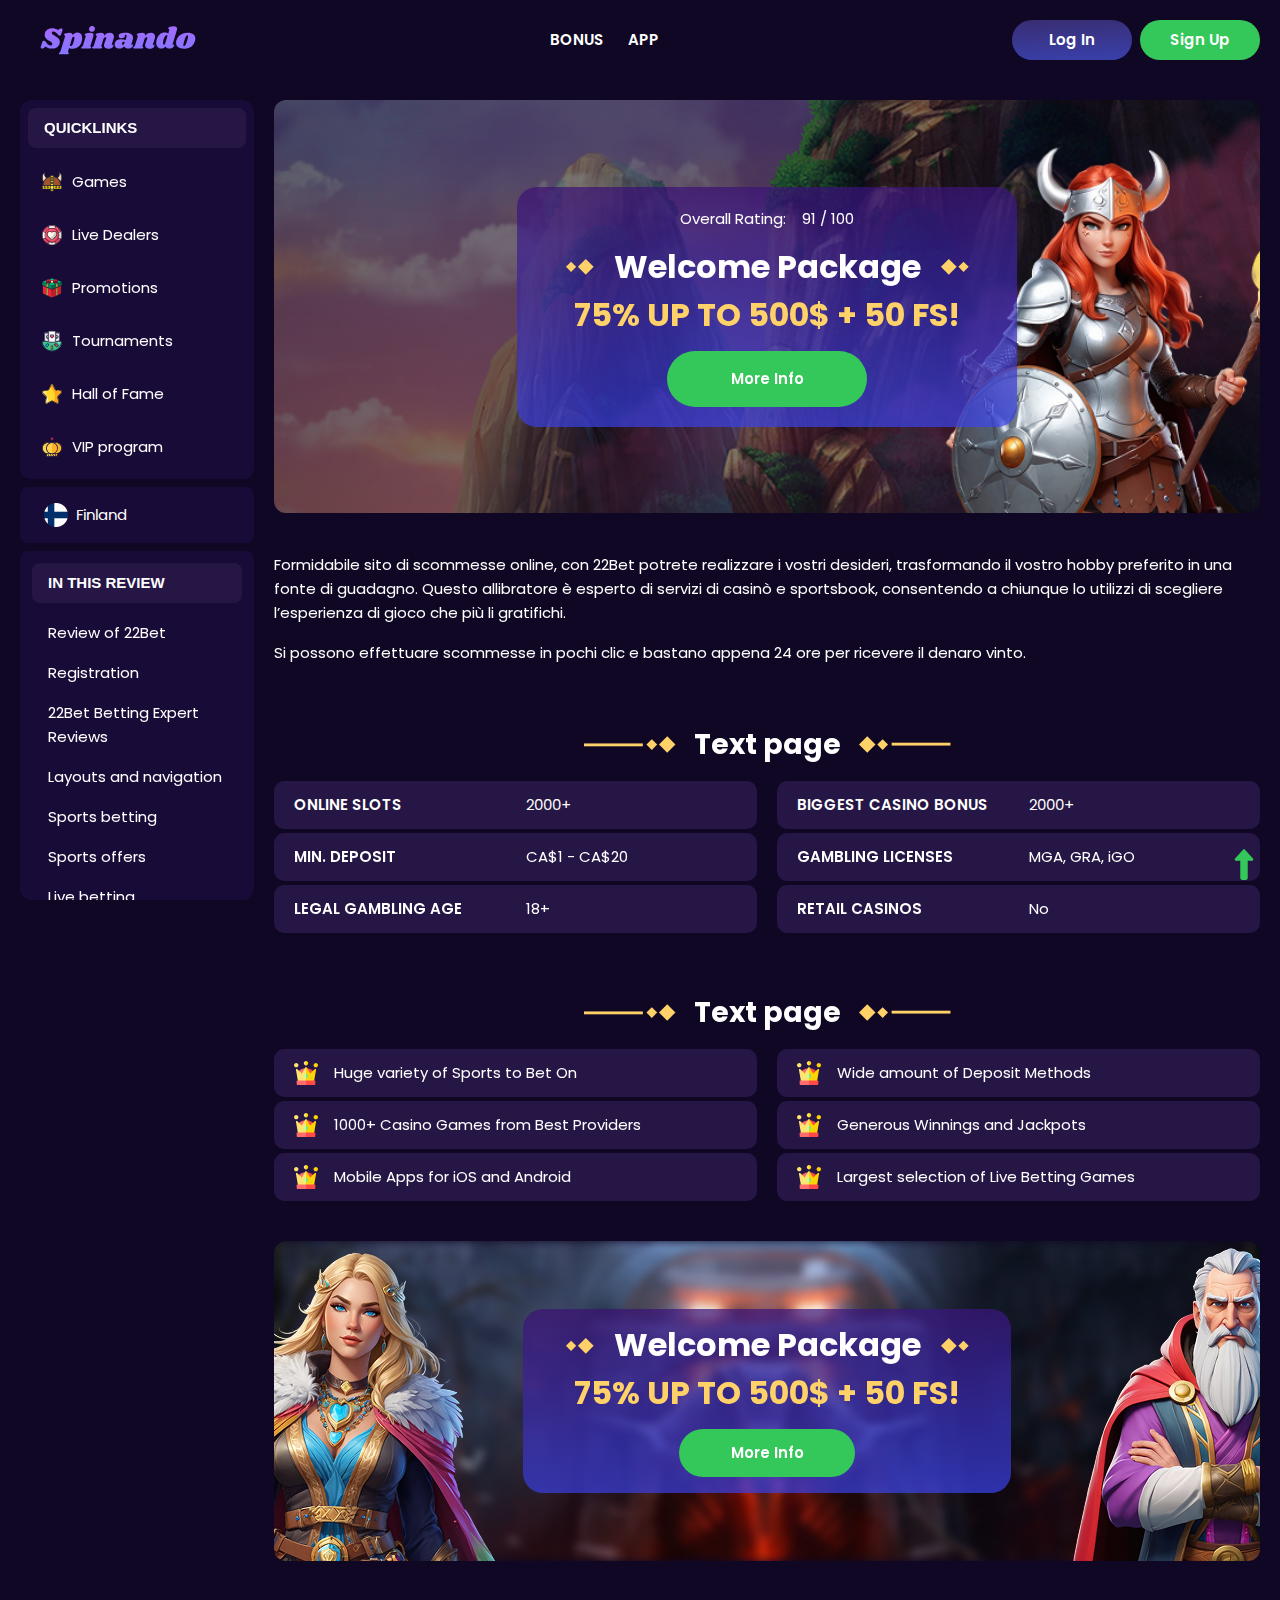
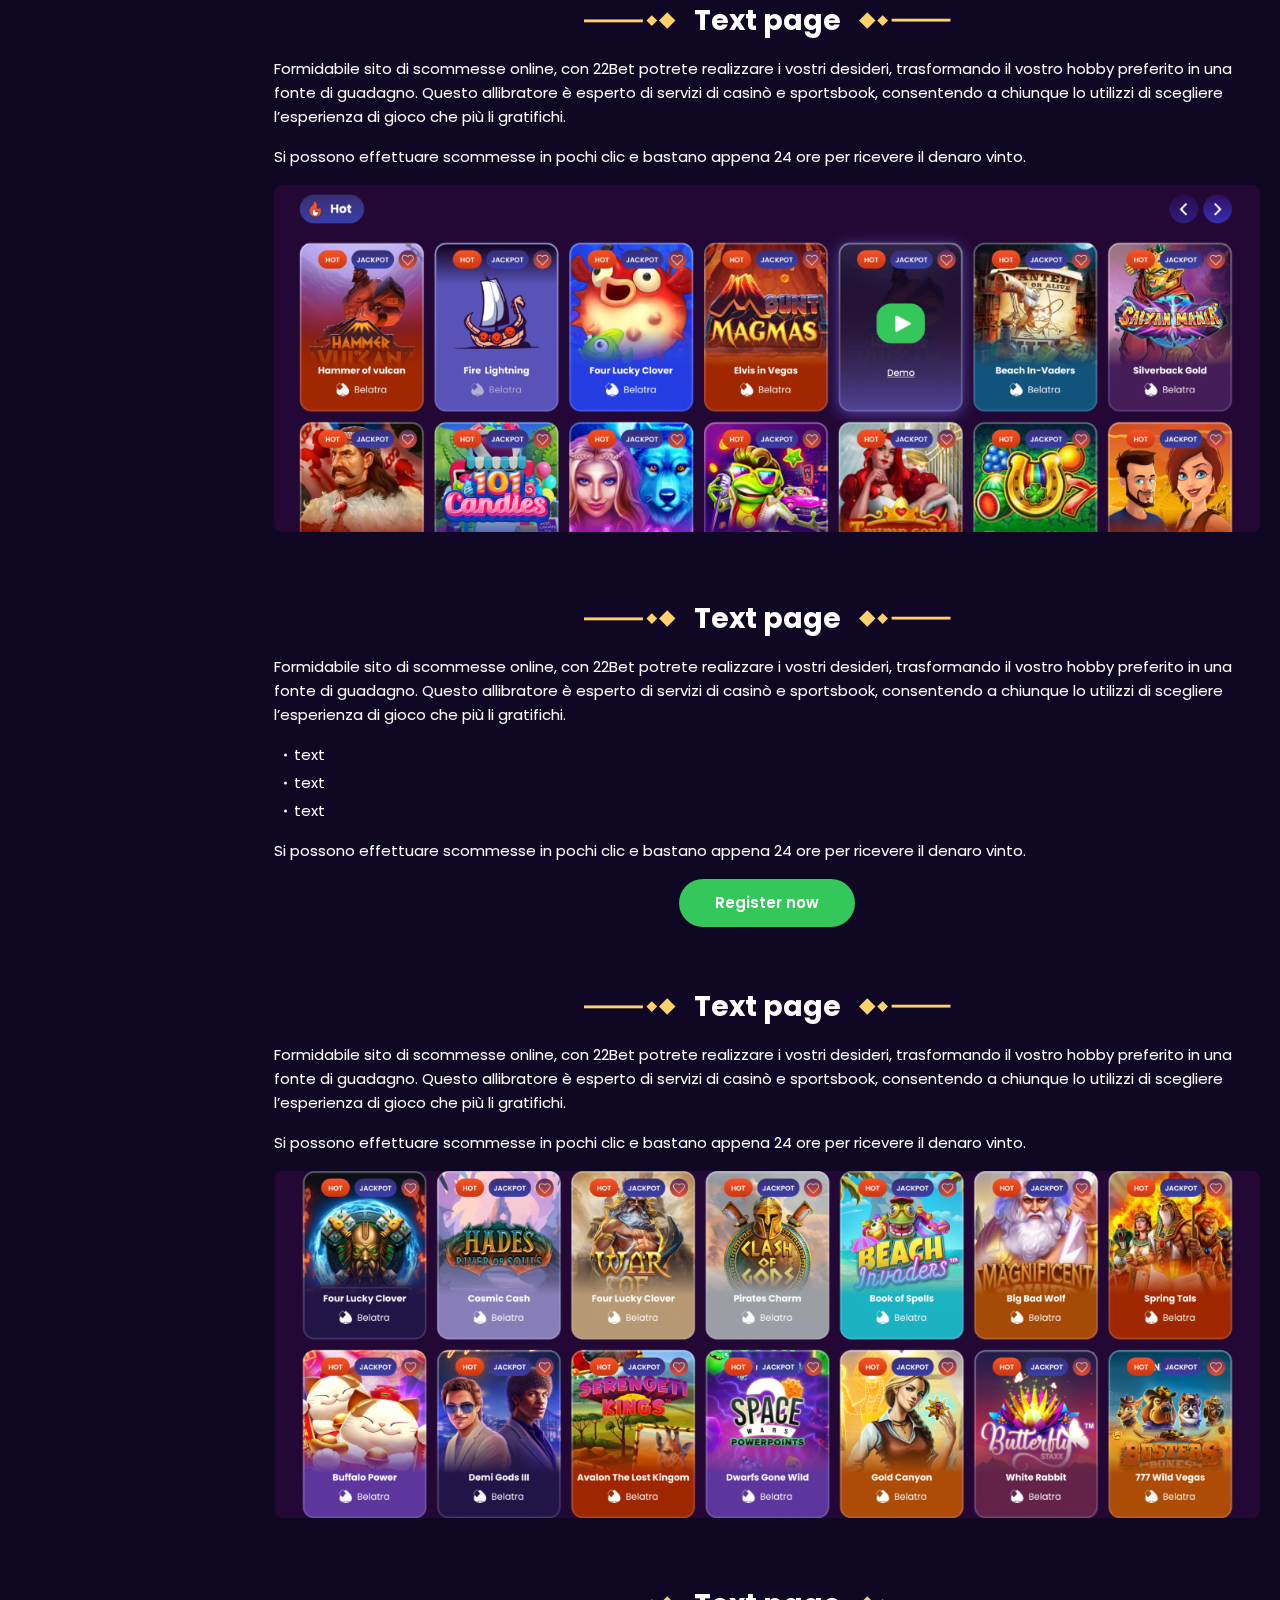
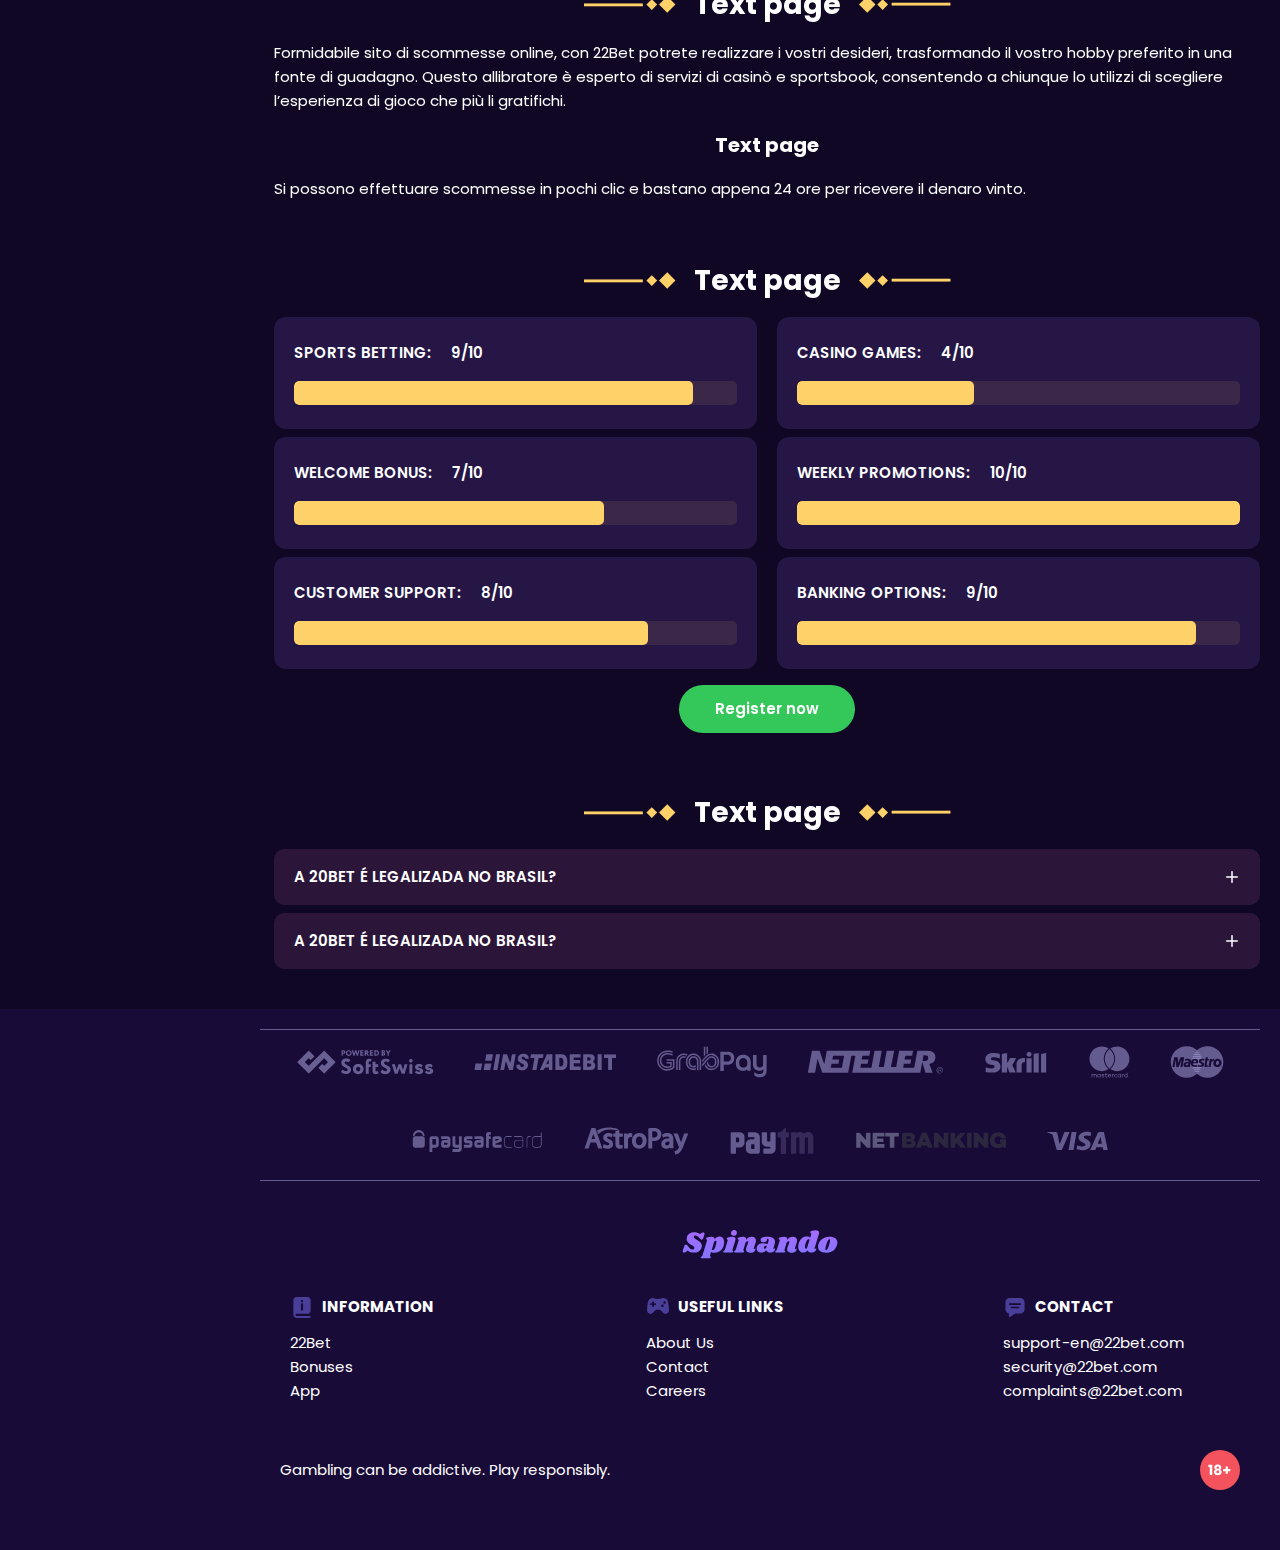
<file: index.html>
<!DOCTYPE html>
<html lang="fi">
  <head>
    <meta charset="UTF-8" />
    <meta name="viewport" content="width=device-width, initial-scale=1.0" />
    <title>Welcome Package</title>
    <meta
      name="description"
      content=""
    />
    <meta property="og:site_name" content="Slotsgem Casino" />
    <meta
      property="og:title"
      content="Welcome Package"
    />
    <meta property="og:type" content="website" />
    <meta property="og:url" content="http://spinando-fi.com/" />
    <meta property="og:image" content />
    <meta property="og:image:alt" content />
    <meta property="og:locale" content="fi" />
    <meta
      property="og:description"
      content=""
    />
    <link rel="preconnect" href="https://fonts.googleapis.com" />
    <link rel="preconnect" href="https://fonts.gstatic.com" crossorigin />
    <link
      href="https://fonts.googleapis.com/css2?family=Poppins:wght@400;500;600;700;900&family=Roboto&family=Roboto+Condensed:ital,wght@0,100..900;1,100..900&display=swap"
      rel="stylesheet"
    />
    <link rel="stylesheet" href="./css/reset.css" />
    <link rel="stylesheet" href="./css/main.css" />
    <link rel="stylesheet" href="./css/media.css" />
    <link rel="icon" href="./images/favicon.ico" type="image/x-icon" />
    
     <script src="https://code.jquery.com/jquery-3.6.1.min.js" integrity="sha256-o88AwQnZB+VDvE9tvIXrMQaPlFFSUTR+nldQm1LuPXQ=" crossorigin="anonymous"></script>
  </head>
  <body>
    <header class="header">
      <section class="content header__content">
        <a href="./index.html" class="logo header__logo"
          ><img src="./images/logo.svg" alt="logo" title=""
        /></a>
        <button class="header__btn-menu">
          <svg
            width="16px"
            height="16px"
            viewBox="0 0 16 16"
            xmlns="http://www.w3.org/2000/svg"
          >
            <rect y="0" width="16" height="3" rx="1.5"></rect>
            <rect y="6.5" width="16" height="3" rx="1.5"></rect>
            <rect y="13" width="16" height="3" rx="1.5"></rect>
          </svg>
        </button>
        <nav class="menu header__menu">
          <ul class="header__menu-list">
            <li><a href="./bonus.html">Bonus</a></li>
            <li><a href="./app.html">App</a></li>
          </ul>
          <div class="header__btn">
            <a
              href="#"
              class="header__button header__button-login header__btn-login"
              >Log in
            </a>
            <a
              href="#"
              class="header__button header__button-signin header__btn-signin"
              >Sign Up</a
            >
          </div>
          <a class="sidebar__country sidebar__country-menu " href="#">
            <span><img src="./images/flag.png" alt="Sweden Flag" title /></span>
            <span>Finland</span>
          </a>
        </nav>
      
        <a href="#" class="header__button header__button-login">Log in </a>
        <a href="#" class="header__button header__button-signin">Sign Up</a>
        
      </section>
    </header>
 <main class="main">
        <aside class="sidebar-wrapper">
            <section class="content sidebar">
              <nav class="menu sidebar__menu">
                <button class="sidebar__nav-button">
                  Quicklinks
                </button>
                <ul>
                  <li >
                    <a href="#" ><img class="icon-default" src="./images/sidebar/games.svg" alt=" Games"  title/>
                      Games</a>
                    
                  </li>
                  <li >
                    <a href="#" ><img class="icon-default" src="./images/sidebar/live.svg" alt="Live Dealers"  title/>
                      
                     Live Dealers</a>
                  </li>
                  <li >
                    <a href="#" > <img class="icon-default" src="./images/sidebar/promotions.svg"  alt="Promotions"  title/>
                      
                      <span>Promotions</span></a>
                  </li> 
                  <li >
                    <a href="#" > <img class="icon-default" src="./images/sidebar/tournaments.svg"  alt="Promotions"  title/>
                      
                      <span>Tournaments</span></a>
                  </li>    
                 
                  <li >
                    <a href="#" ><img class="icon-default" src="./images/sidebar/hall.svg" alt="Hall of Fame" title>
                     
                      Hall of Fame</a>
                  </li>
                  <li >
                    <a href="" ><img class="icon-default" src="./images/sidebar/vip.svg" alt="vip" title/>
                      VIP program</a>
                  </li>
                  
                </ul>

          
              </nav>
              <a class="sidebar__country" href="#">
                <span><img src="./images/flag.png" alt=" Flag" title /></span>
                <span>Finland</span>
              </a>
              <div class="sidebar__navigation">
                <button class="sidebar__links-button">
                  In this review
                </button>
                <div class="sidebar__links">
                  <ul class="sidebar__links-list">
                      <li ><a  href="#" title>Review of 22Bet</a></li>
                      <li ><a  href="#" title>Registration</a></li>
                      <li ><a  href="#" title>22Bet Betting Expert Reviews</a></li>
                      <li ><a  href="#" title>Layouts and navigation</a></li>
                      <li ><a  href="#" title>Sports betting</a></li>
                      <li ><a  href="#" title>Sports offers</a></li>
                      <li ><a  href="#" title>Live betting</a></li>
                      <li ><a  href="#" title>Cash out</a></li>
                      <li ><a  href="#" title>Live stream</a></li>
                  </ul>
                </div>
              </div>
            </section>
          </aside>
    
          <section class="content__wrapper">
            <section class="content hero hero__content">
              <div class="background hero__background">
                <img src="./images/main/bg-main.png" alt="hero" title />
              </div>
    
              <div class="hero__data">
                <div
                  class="hero__rating"
                  itemscope
                  itemtype="http://schema.org/Game"
                >
                  <p>Overall Rating:</p>
                  <meta itemprop="name" content="http://spinando-fi.com/" />
                  <span
                    itemprop="aggregateRating"
                    itemscope
                    itemtype="http://schema.org/AggregateRating"
                  >
                    <span itemprop="ratingValue"> 91 </span>
                    <span> / </span>
                    <span itemprop="bestRating"> 100 </span>
                    <meta itemprop="reviewCount" content="100" />
                  </span>
                </div>
                <h1 class="title general hero__title">
                  <strong>Welcome Package </strong>75% up to 500$ + 50 FS!
                </h1>
                <a href="#" class="button hero__button">More Info</a>
              </div>
            </section>
            <section class="content page-nav">
              <div class="page-nav-button sidebar__links-button">
                In this review
              </div>
              <ul class="page-nav-list sidebar__links-list">
               
                <li ><a  href="#" title>Review of 22Bet</a></li>
                <li ><a  href="#" title>Registration</a></li>
                <li ><a  href="#" title>22Bet Betting Expert Reviews</a></li>
                <li ><a  href="#" title>Layouts and navigation</a></li>
                <li ><a  href="#" title>Sports betting</a></li>
                <li ><a  href="#" title>Sports offers</a></li>
                <li ><a  href="#" title>Live betting</a></li>
                <li ><a  href="#" title>Cash out</a></li>
                <li ><a  href="#" title>Live stream</a></li>
              </ul>
            </section>
            <section class="content article ">
          
                <p >
                  Formidabile sito di scommesse online, con 22Bet potrete realizzare i
                  vostri desideri, trasformando il vostro hobby preferito in una fonte
                  di guadagno. Questo allibratore è esperto di servizi di casinò e
                  sportsbook, consentendo a chiunque lo utilizzi di scegliere
                  l’esperienza di gioco che più li gratifichi.
                </p>
            
                <p >
                  Si possono effettuare scommesse in pochi clic e bastano appena 24 ore
                  per ricevere il denaro vinto.
                </p>
              </section>
              <section class="content about">
                <h2 class="title high about__title">Text page</h2>
                <table class="about__table">
                  <tbody class="about__group">
                    
                      <tr>
                      <td>Online slots</td>
                      <td>2000+</td>
                     </tr>
                     
                     <tr>
                      <td>Min. deposit</td>
                      <td>CA$1 - CA$20</td>
                     </tr>
                     <tr>
                      <td>Legal gambling age</td>
                      <td>18+</td>
                    </tr>
                    </div>
                  </tbody>
                  <tbody class="about__group">
                       
                      <tr>
                        <td>Biggest casino bonus</td>
                        <td>2000+</td>
                       </tr>
                      <tr>
                        <td>Gambling licenses</td>
                        <td>MGA, GRA, iGO</td>
                      </tr>
                      <tr>
                        <td>Retail casinos</td>
                        <td>No</td>
                      </tr>
                    </div>
                  </tbody>
                </table>
              </section>  
              <section class="content features">
                <h2 class="title high features__title">Text page </h2>
                  <div class="features__list">
                    <div class="features__info">
                    <ul >
                      <li class="features__item">
                              Huge variety of Sports to Bet On
                      </li>
                      <li>
                        1000+ Casino Games from Best Providers
                      </li>
                      <li>
                        Mobile Apps for iOS and Android
                      </li>
                    </ul>
                    </div>
                   <div class="features__info">
                    <ul >
                      <li>
                        Wide amount of Deposit Methods
                      </li>
                      <li>
                        Generous Winnings and Jackpots
                      </li>
                      <li>
                       Largest selection of Live Betting Games
                      </li>
                    </ul>
                   </div>
                  </div>
              </section> 
             
            
              <section class="content banner">
                <div class="background banner__background">
                  
                  <img src="./images/main/banner-main.png" alt="banner" title />
                  
                </div>
                <div class="banner__info">
                  <h2 class="title high banner__title-main">
                    <strong>Welcome Package </strong>75% up to 500$ + 50 FS!
                  </h2>
                  <a href="#" class="button banner__button">More Info</a>
                </div>
              </section>
              
             <section class=" content article">
                <h2 class="article__title high title">Text page</h2>
                
                <p class="">
                  Formidabile sito di scommesse online, con 22Bet potrete realizzare i
                  vostri desideri, trasformando il vostro hobby preferito in una fonte
                  di guadagno. Questo allibratore è esperto di servizi di casinò e
                  sportsbook, consentendo a chiunque lo utilizzi di scegliere
                  l’esperienza di gioco che più li gratifichi.
                </p>
                
                <p >
                  Si possono effettuare scommesse in pochi clic e bastano appena 24 ore
                  per ricevere il denaro vinto.
                </p>
                <div class="images">
                  <img
                  src="./images/main/image1-main.png"
                  alt="images" title
                  class=""
                  
                />
                </div>
              </section>
              <section class=" content article ">
                <h2 class="article__title high title">Text page</h2>
                <p >
                  Formidabile sito di scommesse online, con 22Bet potrete realizzare i
                  vostri desideri, trasformando il vostro hobby preferito in una fonte
                  di guadagno. Questo allibratore è esperto di servizi di casinò e
                  sportsbook, consentendo a chiunque lo utilizzi di scegliere
                  l’esperienza di gioco che più li gratifichi.
                </p>
                <ul>
                  <li >text</li>
                  <li >text</li>
                  <li >text</li>
                </ul>
                <p >
                  Si possono effettuare scommesse in pochi clic e bastano appena 24 ore
                  per ricevere il denaro vinto.
                </p>
                
                <a href="#" class="button  article__button">Register now</a>
              </section>
              <section class=" content article">
                <h2 class="article__title high title">Text page</h2>
               
                <p class="">
                  Formidabile sito di scommesse online, con 22Bet potrete realizzare i
                  vostri desideri, trasformando il vostro hobby preferito in una fonte
                  di guadagno. Questo allibratore è esperto di servizi di casinò e
                  sportsbook, consentendo a chiunque lo utilizzi di scegliere
                  l’esperienza di gioco che più li gratifichi.
                </p>
                <p >
                  Si possono effettuare scommesse in pochi clic e bastano appena 24 ore
                  per ricevere il denaro vinto.
                </p>
                <div class="images">
                  <img
                  src="./images/main/image2-main.png"
                  alt="images" title
                  class=""
                  
                />
                </div>
              </section>
              <section class=" content article ">
                <h2 class="article__title high title">Text page</h2>
                <p >
                  Formidabile sito di scommesse online, con 22Bet potrete realizzare i
                  vostri desideri, trasformando il vostro hobby preferito in una fonte
                  di guadagno. Questo allibratore è esperto di servizi di casinò e
                  sportsbook, consentendo a chiunque lo utilizzi di scegliere
                  l’esperienza di gioco che più li gratifichi.
                </p>
                
                <h3>Text page</h3>
                
                <p >
                  Si possono effettuare scommesse in pochi clic e bastano appena 24 ore
                  per ricevere il denaro vinto.
                </p>
               
              </section>
             <section class="content ratings ">
                <h2 class="ratings__title title high">
                  Text page
                </h2>
                
                <div class="ratings__content">
                  <ul class="ratings__list">
                    <li>
                      <div  class="ratings__info">
                        <p>Sports Betting:</p>
                        <span>9/10</span>
                      </div>
                      <div class="ratings__img">
                        <span style="width: 90%" ></span>
                      </div>
      
                    </li>
                    <li>
                      <div class="ratings__info">
                        <p>Casino Games:</p>
                        <span>4/10</span>
                      </div>
                      
                      <div class="ratings__img">
                        <span style="width: 40%" ></span>
                      </div>
                    </li>
                    <li>
                      <div class="ratings__info">
                        <p>Welcome Bonus:</p>
                        <span>7/10</span>
                      </div>
                      <div class="ratings__img">
                        <span style="width: 70%" ></span>
                      </div>
      
                    </li>
                    <li>
                      <div class="ratings__info">
                        <p>Weekly Promotions:</p>
                        <span>10/10</span>
                      </div> 
                      <div class="ratings__img">
                        <span style="width: 100%" ></span>
                      </div>
      
                    </li>
                    <li>
                      <div class="ratings__info">
                        <p>Customer Support:</p>
                        <span>8/10</span>
                      </div>
                      <div class="ratings__img">
                        <span style="width: 80%" ></span>
                        
                      </div>
      
                    </li>
                    <li>
                      <div class="ratings__info">
                        <p>Banking Options:</p>
                        <span>9/10</span>
                      </div>
                      <div class="ratings__img">
                        <span style="width: 90%" ></span>
                      </div>
      
                    </li>
                  </ul>
                 
                </div>
            
              <a href="#" class="button ratings__button">Register now</a>
              </section>
               <section class="content faq ">
                <h2 class="title high faq__title ">Text page</h2>
                <ul class="faq__list " itemscope itemtype="https://schema.org/FAQPage">
                  <li class="faq__item"  itemscope itemprop="mainEntity" itemtype="https://schema.org/Question">
                    <h3 class="title medium faq__subtitle js-button-expander"  itemprop="name">A 20Bet é legalizada no Brasil?
                     </h3>
                    <div  class="faq__answer js-expand-content" itemscope  itemprop="acceptedAnswer" itemtype="https://schema.org/Answer">
                      <p  itemprop="text">
                        O pacote especial para novos usuários da 20Bet paga 100% sobre o primeiro depósito, com limite de 600 BRL.
                      </p>
                    </div>
                  </li>
                  <li class="faq__item"  itemscope itemprop="mainEntity" itemtype="https://schema.org/Question">
                    <h3 class="title medium faq__subtitle js-button-expander"  itemprop="name">A 20Bet é legalizada no Brasil?</h3>
                    <div class="faq__answer js-expand-content" itemscope  itemprop="acceptedAnswer" itemtype="https://schema.org/Answer">
                      <p  itemprop="text">
                        O pacote especial para novos usuários da 20Bet paga 100% sobre o primeiro depósito, com limite de 600 BRL.
                      </p>
                    </div>
                  </li> 
                  
                  
                </ul>
              </section> 
              <div class=""  onclick="scrollToTop()">
                <button class="main__arrow" id="scrollToTopBtn"></button>
              </div> 
          </section>
    
    </main> 
    <footer class="footer">
      <section class="content footer__content">
        <ul class="footer__cards">
          <li>
            <a href="#"><img src="./images/softswiss.svg" alt="cards" title /></a>
          </li>
          <li>
            <a href="#"><img src="./images/instadebit.svg" alt="cards" title /></a>
          </li>
          <li>
            <a href="#"
              ><img src="./images/grabpay.svg" alt="cards" title
            /></a>
          </li>
          <li>
            <a href="#"><img src="./images/neteller.svg" alt="cards" title /></a>
          </li>
          <li>
            <a href="#"><img src="./images/scrill.svg" alt="cards" title /></a>
          </li>
          <li>
            <a href="#"><img src="./images/mastercard.svg" alt="cards" title /></a>
          </li>
          <li>
            <a href="#"><img src="./images/maestro.svg" alt="cards" title /></a>
          </li>
          <li>
            <a href="#"><img src="./images/paysafecard.svg" alt="cards" title /></a>
          </li>
          <li>
            <a href="#"><img src="./images/astropay.svg" alt="cards" title /></a>
          </li>
          <li>
            <a href="#"><img src="./images/paytm.svg" alt="cards" title /></a>
          </li>
          <li>
            <a href="#"><img src="./images/netbanking.svg" alt="cards" title /></a>
          </li>
          <li>
            <a href="#"><img src="./images/visa.svg" alt="cards" title /></a>
          </li>
        </ul>
       <div class="footer__wrapper">
        <a href="./index.html" class="logo footer__logo"
        ><img src="./images/logo.svg" alt="logo" title=""
      /></a>
        <ul class="footer__menu">
          <li>
            <div>Information</div>
            <ul class="footer__info">
              <li><a href="#">22Bet
              </a></li>
              <li><a href="#">Bonuses</a></li>
              <li><a href="#">App
              </a></li>
              
            
            </ul>
          </li>
          
          <li>
            <div>Useful Links</div>
            <ul class="footer__info">
              <li><a href="#">About Us</a></li>
              <li><a href="#">Contact</a></li>
              <li><a href="#">Careers</a></li>
            </ul>
          </li>
          <li>
            <div>Contact
            </div>
            <ul class="footer__info">
              <li><a href="mailto:support-en@22bet.com" >support-en@22bet.com</a></li>
              <li><a href="mailto:security@22bet.com">security@22bet.com</a></li>
              <li><a href="mailto:complaints@22bet.com">complaints@22bet.com</a></li>
            </ul>
          </li>
        </ul>
       </div>
       
        <div class="footer__wrapp">
          
          <p>
            Gambling can be addictive. Play responsibly.
          </p>
          <img src="./images/age.svg" alt="age" title />
        </div>
      </section>
    </footer>
    <script src="./js/sidebar.js" defer></script>
    <script src="./js/arrowUp.js" defer></script>
    <script src="./js/expander.js" defer></script>
    <script src="./js/mobile-menu.js" defer></script>
  </body>
</html>
</file>
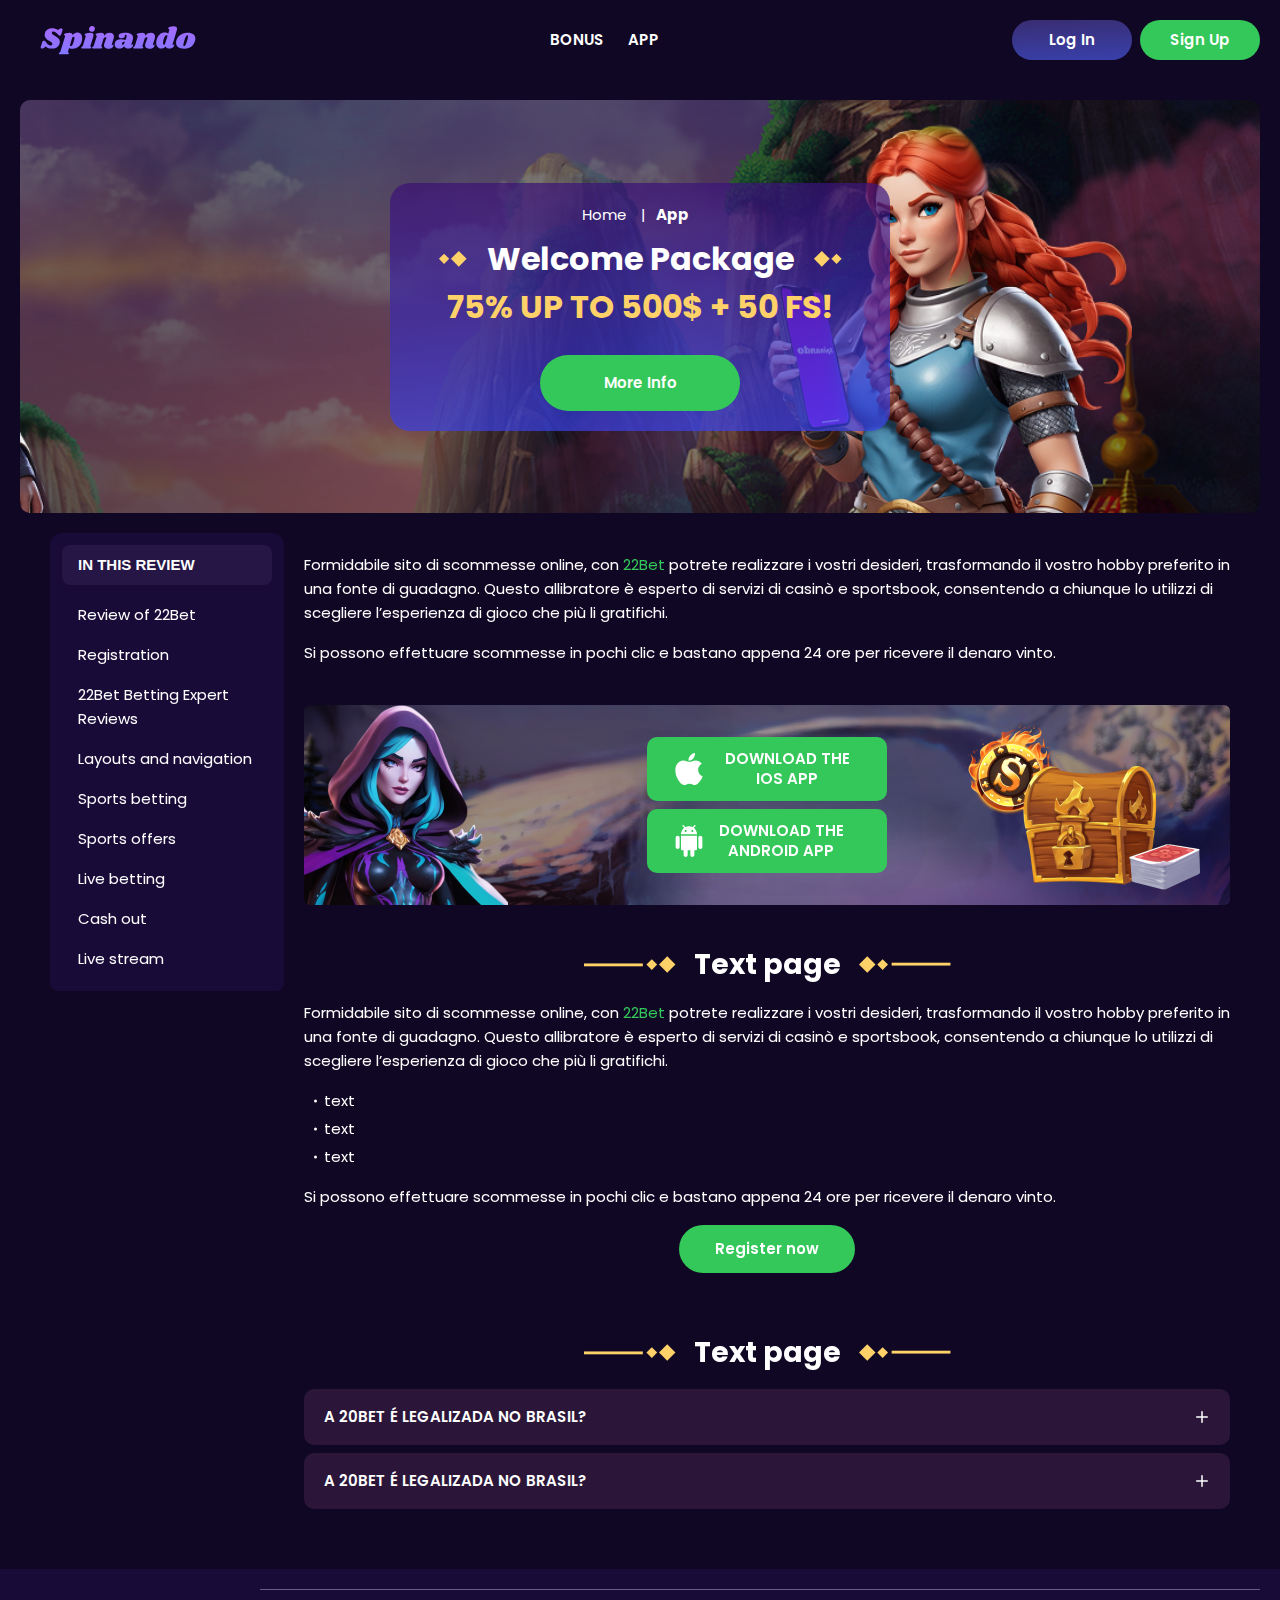
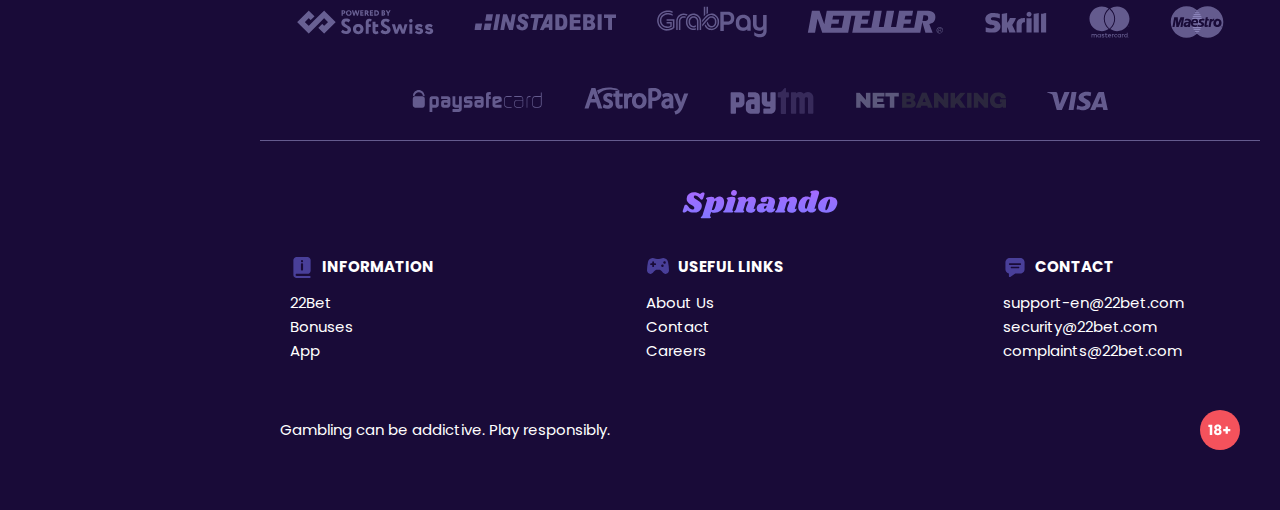
<file: app.html>
<!DOCTYPE html>
<html lang="fi">
  <head>
    <meta charset="UTF-8" />
    <meta name="viewport" content="width=device-width, initial-scale=1.0" />
    <title>Welcome Package</title>
    <meta
      name="description"
      content=""
    />
    <meta property="og:site_name" content="Slotsgem Casino" />
    <meta
      property="og:title"
      content="Welcome Package"
    />
    <meta property="og:type" content="website" />
    <meta property="og:url" content="http://spinando-fi.com/" />
    <meta property="og:image" content />
    <meta property="og:image:alt" content />
    <meta property="og:locale" content="fi" />
    <meta
      property="og:description"
      content=""
    />
    <link rel="preconnect" href="https://fonts.googleapis.com" />
    <link rel="preconnect" href="https://fonts.gstatic.com" crossorigin />
    <link
      href="https://fonts.googleapis.com/css2?family=Poppins:wght@400;500;600;700;900&family=Roboto&family=Roboto+Condensed:ital,wght@0,100..900;1,100..900&display=swap"
      rel="stylesheet"
    />
    <link rel="stylesheet" href="./css/reset.css" />
    <link rel="stylesheet" href="./css/main.css" />
    <link rel="stylesheet" href="./css/media.css" />
    <link rel="icon" href="./images/favicon.ico" type="image/x-icon" />
    <script
      src="https://code.jquery.com/jquery-3.6.1.min.js"
      integrity="sha256-o88AwQnZB+VDvE9tvIXrMQaPlFFSUTR+nldQm1LuPXQ="
      crossorigin="anonymous"
    ></script>
  </head>
  <body>
    <header class="header">
      <section class="content header__content">
        <a href="./index.html" class="logo header__logo"
          ><img src="./images/logo.svg" alt="logo" title=""
        /></a>
        <button class="header__btn-menu">
          <svg
            width="16px"
            height="16px"
            viewBox="0 0 16 16"
            xmlns="http://www.w3.org/2000/svg"
          >
            <rect y="0" width="16" height="3" rx="1.5"></rect>
            <rect y="6.5" width="16" height="3" rx="1.5"></rect>
            <rect y="13" width="16" height="3" rx="1.5"></rect>
          </svg>
        </button>
        <nav class="menu header__menu">
          <ul class="header__menu-list">
            <li><a href="./bonus.html">Bonus</a></li>
            <li><a href="./app.html">App</a></li>
          </ul>
          <div class="header__btn">
            <a
              href="#"
              class="header__button header__button-login header__btn-login"
              >Log in
            </a>
            <a
              href="#"
              class="header__button header__button-signin header__btn-signin"
              >Sign Up</a
            >
          </div>
          <a class="sidebar__country sidebar__country-menu " href="#">
            <span><img src="./images/flag.png" alt=" Flag" title /></span>
            <span>Finland</span>
          </a>
        </nav>
       
        <a href="#" class="header__button header__button-login">Log in </a>
        <a href="#" class="header__button header__button-signin">Sign Up</a>

        
      </section>
    </header>
    <main class="main main-page">
      <section class=" hero hero__app hero__page">
        <div class="background hero__background hero__background-page">
          <img src="./images/app/bg-app.png" alt="hero" title />
        </div>

        <div class="hero__data hero__data-app">
          <ul
            class="breadcrumbs"
            itemscope
            itemtype="https://schema.org/BreadcrumbList"
          >
            <li
              itemprop="itemListElement"
              itemscope
              itemtype="https://schema.org/ListItem"
            >
              <a href="#" itemprop="item">
                <span itemprop="name">Home</span></a
              >
              <meta itemprop="position" content="1" />
            </li>
            <li
              itemprop="itemListElement"
              itemscope
              itemtype="https://schema.org/ListItem"
            >
              <a href="#" itemprop="item"> <span itemprop="name">App</span></a>
              <meta itemprop="position" content="2" />
            </li>
          </ul>
          <h1 class="title general hero__title">
            <strong>Welcome Package </strong>75% up to 500$ + 50 FS!
          </h1>
          
          <a href="#" class="button hero__button hero__button-app">More Info</a>
        </div>
      </section>
      <section class="main__wrap main__wrap-page">
      <aside class="sidebar-wrapper">
        <section class="content sidebar">
         
          <div class="sidebar__navigation">
          <button class="sidebar__links-button">In this review</button>
          <div class="sidebar__links">
            <ul class="sidebar__links-list">
              <li><a href="#" title>Review of 22Bet</a></li>
              <li><a href="#" title>Registration</a></li>
              <li><a href="#" title>22Bet Betting Expert Reviews</a></li>
              <li><a href="#" title>Layouts and navigation</a></li>
              <li><a href="#" title>Sports betting</a></li>
              <li><a href="#" title>Sports offers</a></li>
              <li><a href="#" title>Live betting</a></li>
              <li><a href="#" title>Cash out</a></li>
              <li><a href="#" title>Live stream</a></li>
            </ul>
          </div>
          </div>
        </section>
      </aside>

      <section class="content__wrapper">
       
        <section class="content page-nav">
          <div class="page-nav-button sidebar__links-button">In this review</div>
          <ul class="page-nav-list sidebar__links-list">
            <li><a href="#" title>Review of 22Bet</a></li>
            <li><a href="#" title>Registration</a></li>
            <li><a href="#" title>22Bet Betting Expert Reviews</a></li>
            <li><a href="#" title>Layouts and navigation</a></li>
            <li><a href="#" title>Sports betting</a></li>
            <li><a href="#" title>Sports offers</a></li>
            <li><a href="#" title>Live betting</a></li>
            <li><a href="#" title>Cash out</a></li>
            <li><a href="#" title>Live stream</a></li>
          </ul>
        </section>
        <section class="content article">
        
          <p>
            Formidabile sito di scommesse online, con
            <a href="#" class="article__link">22Bet</a> potrete realizzare i vostri desideri, trasformando il vostro hobby preferito in una fonte di guadagno. Questo allibratore è esperto di servizi di casinò e sportsbook, consentendo a chiunque lo utilizzi di scegliere l’esperienza di gioco che più li gratifichi.
          </p>
          <p>Si possono effettuare scommesse in pochi clic e bastano appena 24 ore per ricevere il denaro vinto.</p>
        </section>
        <section class="content  banner__app">
          <div class="background banner__background-app">
            <img class="background-app" src="./images/app/banner-app.png" alt="banner" title />
          </div>
          <div class="banner__content banner__content-app">
           
                <a href="#" class="banner__btn banner__btn-android"
                >  DOWNLOAD
                THE IOS APP
                </span></a>
                
              
              <a href="#" class="banner__btn banner__btn-app">
                DOWNLOAD THE android APP</a>
            </div>
        
        </section>
        <section class="content article">
          <h2 class="article__title high title">
            Text page
          </h2>
          <p>
            Formidabile sito di scommesse online, con <a href="#" class="article__link">22Bet</a> potrete realizzare i vostri desideri, trasformando il vostro hobby preferito in una fonte di guadagno. Questo allibratore è esperto di servizi di casinò e sportsbook, consentendo a chiunque lo utilizzi di scegliere l’esperienza di gioco che più li gratifichi.
          </p>
          
          <ul >
            <li >text</li>
                  <li >text</li>
                  <li >text</li>
          </ul>
          <p>Si possono effettuare scommesse in pochi clic e bastano appena 24 ore per ricevere il denaro vinto.</p>
          
          <a href="#" class="button article__button">Register now</a>
        </section>
        <section class="content faq">
          <h2 class="title high faq__title">Text page</h2>
          <ul class="faq__list " itemscope itemtype="https://schema.org/FAQPage">
            <li class="faq__item"  itemscope itemprop="mainEntity" itemtype="https://schema.org/Question">
              <h3 class="title medium faq__subtitle js-button-expander"  itemprop="name">A 20Bet é legalizada no Brasil?
               </h3>
              <div  class="faq__answer js-expand-content" itemscope  itemprop="acceptedAnswer" itemtype="https://schema.org/Answer">
                <p  itemprop="text">
                  O pacote especial para novos usuários da 20Bet paga 100% sobre o primeiro depósito, com limite de 600 BRL.
                </p>
              </div>
            </li>
            <li class="faq__item"  itemscope itemprop="mainEntity" itemtype="https://schema.org/Question">
              <h3 class="title medium faq__subtitle js-button-expander"  itemprop="name">A 20Bet é legalizada no Brasil?</h3>
              <div class="faq__answer js-expand-content" itemscope  itemprop="acceptedAnswer" itemtype="https://schema.org/Answer">
                <p  itemprop="text">
                  O pacote especial para novos usuários da 20Bet paga 100% sobre o primeiro depósito, com limite de 600 BRL.
                </p>
              </div>
            </li> 
            
            
          </ul>
        </section>
      </section>
      </section>
    </main>
    <footer class="footer">
      <section class="content footer__content">
        <ul class="footer__cards">
          <li>
            <a href="#"><img src="./images/softswiss.svg" alt="cards" title /></a>
          </li>
          <li>
            <a href="#"><img src="./images/instadebit.svg" alt="cards" title /></a>
          </li>
          <li>
            <a href="#"
              ><img src="./images/grabpay.svg" alt="cards" title
            /></a>
          </li>
          <li>
            <a href="#"><img src="./images/neteller.svg" alt="cards" title /></a>
          </li>
          <li>
            <a href="#"><img src="./images/scrill.svg" alt="cards" title /></a>
          </li>
          <li>
            <a href="#"><img src="./images/mastercard.svg" alt="cards" title /></a>
          </li>
          <li>
            <a href="#"><img src="./images/maestro.svg" alt="cards" title /></a>
          </li>
          <li>
            <a href="#"><img src="./images/paysafecard.svg" alt="cards" title /></a>
          </li>
          <li>
            <a href="#"><img src="./images/astropay.svg" alt="cards" title /></a>
          </li>
          <li>
            <a href="#"><img src="./images/paytm.svg" alt="cards" title /></a>
          </li>
          <li>
            <a href="#"><img src="./images/netbanking.svg" alt="cards" title /></a>
          </li>
          <li>
            <a href="#"><img src="./images/visa.svg" alt="cards" title /></a>
          </li>
        </ul>
       <div class="footer__wrapper">
        <a href="./index.html" class="logo footer__logo"
        ><img src="./images/logo.svg" alt="logo" title=""
      /></a>
        <ul class="footer__menu">
          <li>
            <div>Information</div>
            <ul class="footer__info">
              <li><a href="#">22Bet
              </a></li>
              <li><a href="#">Bonuses</a></li>
              <li><a href="#">App
              </a></li>
              
            
            </ul>
          </li>
          
          <li>
            <div>Useful Links</div>
            <ul class="footer__info">
              <li><a href="#">About Us</a></li>
              <li><a href="#">Contact</a></li>
              <li><a href="#">Careers</a></li>
            </ul>
          </li>
          <li>
            <div>Contact
            </div>
            <ul class="footer__info">
              <li><a href="mailto:support-en@22bet.com" >support-en@22bet.com</a></li>
              <li><a href="mailto:security@22bet.com">security@22bet.com</a></li>
              <li><a href="mailto:complaints@22bet.com">complaints@22bet.com</a></li>
            </ul>
          </li>
        </ul>
       </div>
       
        <div class="footer__wrapp">
          
          <p>
            Gambling can be addictive. Play responsibly.
          </p>
          <img src="./images/age.svg" alt="age" title />
        </div>
      </section>
    </footer>
    <script src="./js/sidebar.js" defer></script>
    <script src="./js/expander.js" defer></script>
    <script src="./js/mobile-menu.js" defer></script>
  </body>
</html>
</file>
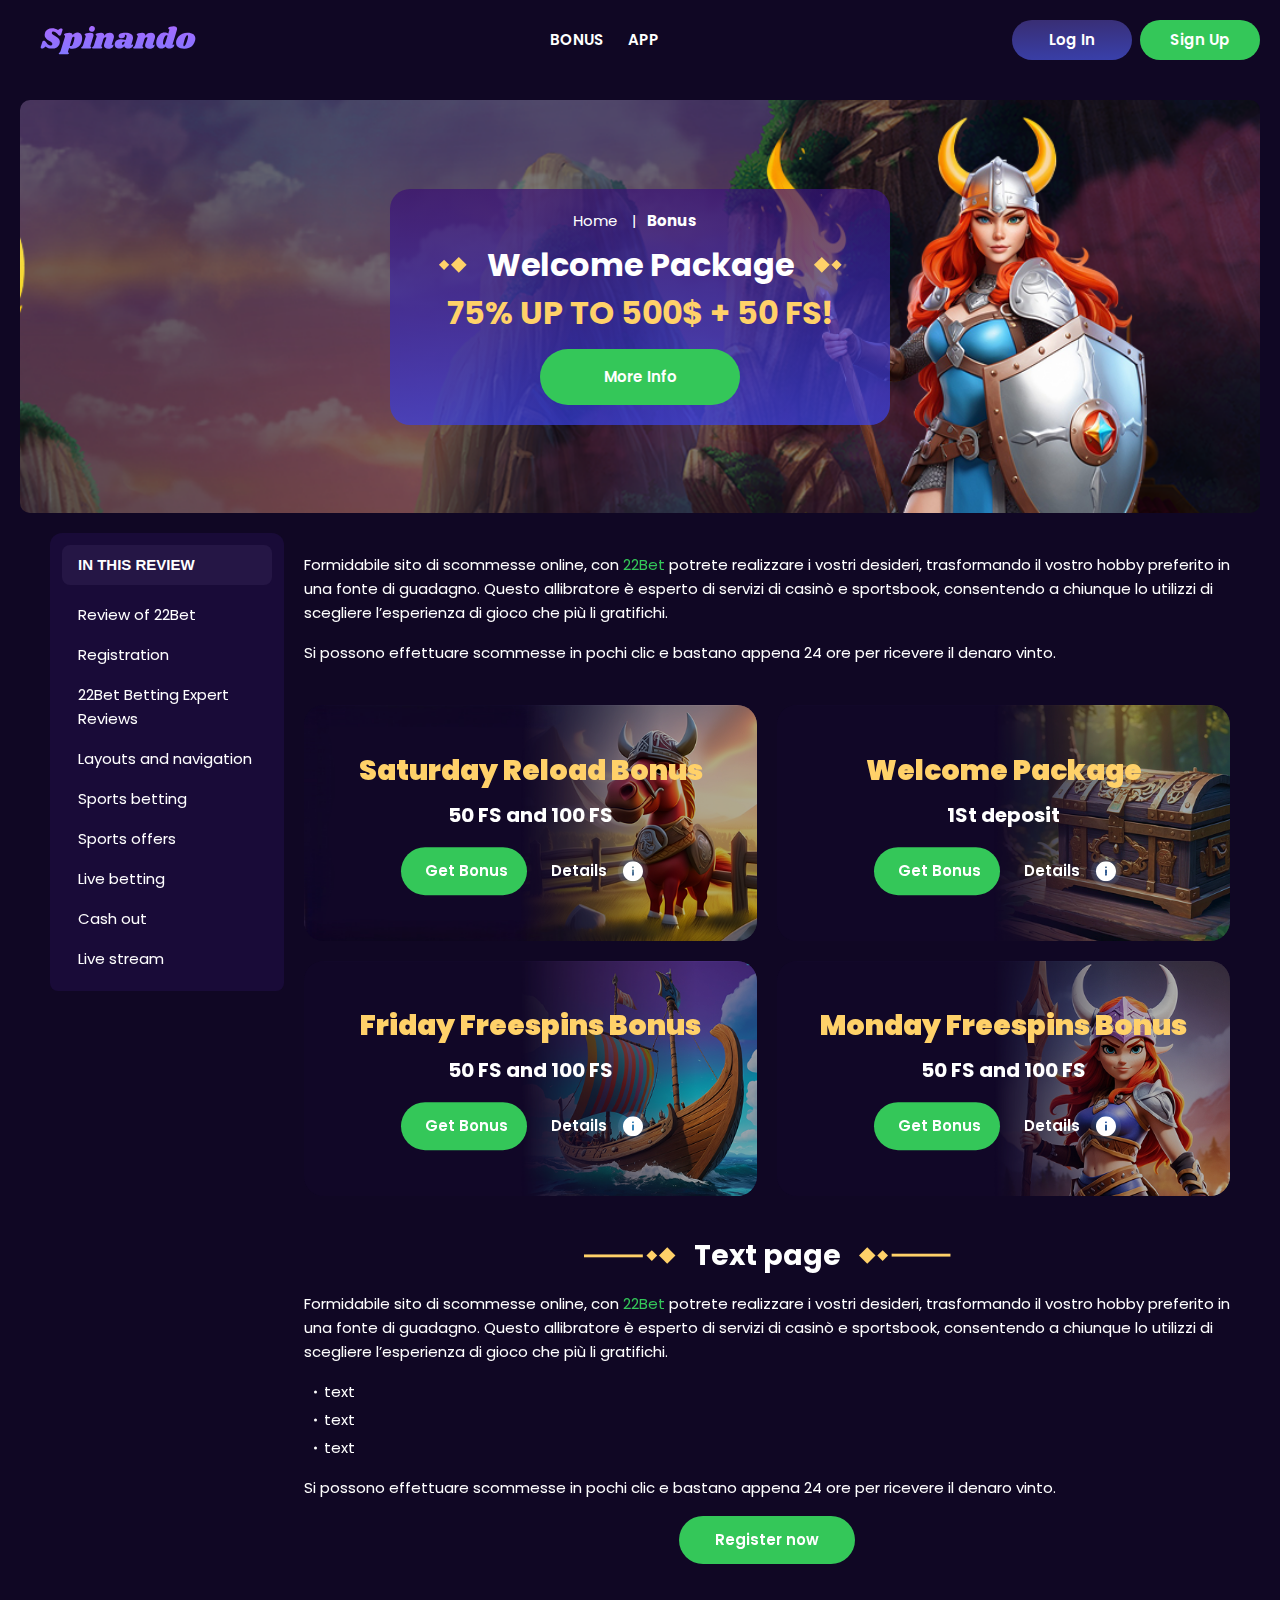
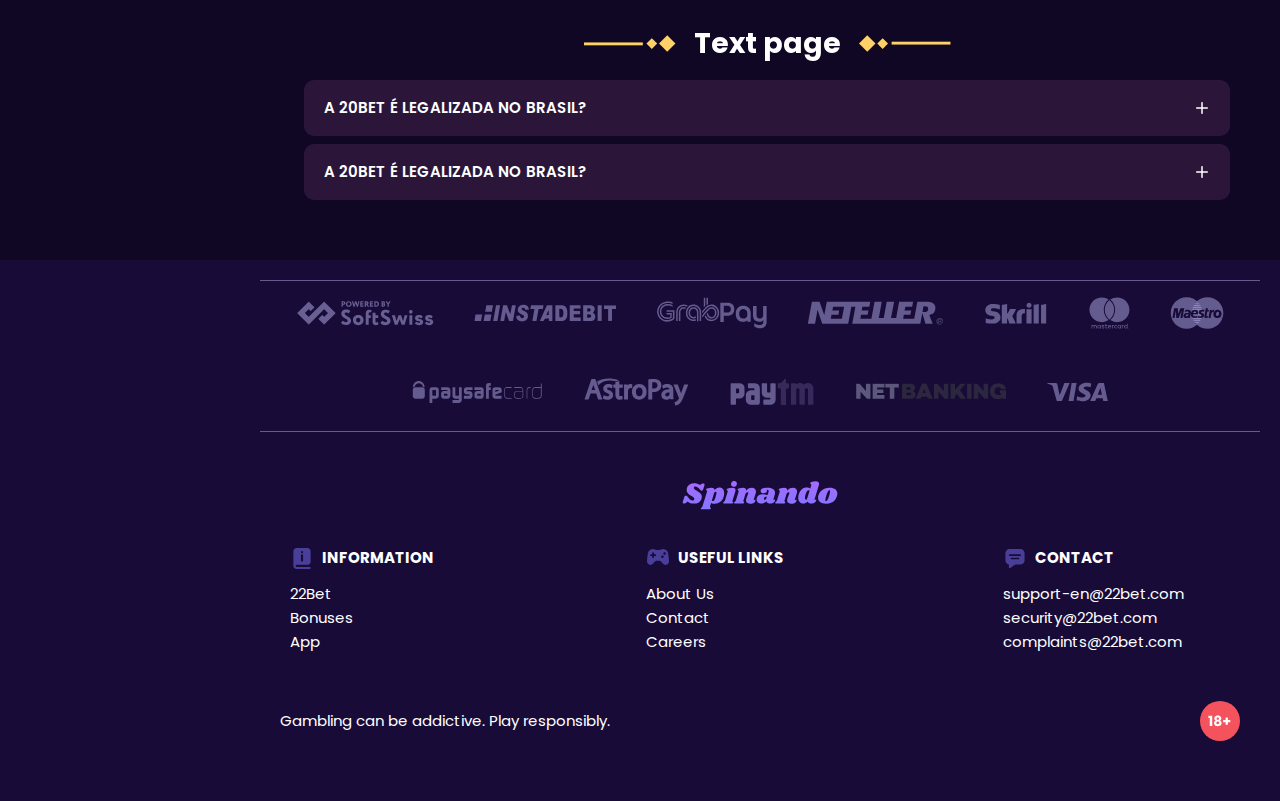
<file: bonus.html>
<!DOCTYPE html>
<html lang="fi">
  <head>
    <meta charset="UTF-8" />
    <meta name="viewport" content="width=device-width, initial-scale=1.0" />
    <title>Welcome Package</title>
    <meta
      name="description"
      content=""
    />
    <meta property="og:site_name" content="Slotsgem Casino" />
    <meta
      property="og:title"
      content="Welcome Package"
    />
    <meta property="og:type" content="website" />
    <meta property="og:url" content="http://spinando-fi.com/" />
    <meta property="og:image" content />
    <meta property="og:image:alt" content />
    <meta property="og:locale" content="fi" />
    <meta
      property="og:description"
      content="l"
    />
    <link rel="preconnect" href="https://fonts.googleapis.com" />
    <link rel="preconnect" href="https://fonts.gstatic.com" crossorigin />
    <link
      href="https://fonts.googleapis.com/css2?family=Poppins:wght@400;500;600;700;900&family=Roboto&family=Roboto+Condensed:ital,wght@0,100..900;1,100..900&display=swap"
      rel="stylesheet"
    />
    <link rel="stylesheet" href="./css/reset.css" />
    <link rel="stylesheet" href="./css/main.css" />
    <link rel="stylesheet" href="./css/media.css" />
    <link rel="icon" href="./images/favicon.ico" type="image/x-icon" />
    <script
      src="https://code.jquery.com/jquery-3.6.1.min.js"
      integrity="sha256-o88AwQnZB+VDvE9tvIXrMQaPlFFSUTR+nldQm1LuPXQ="
      crossorigin="anonymous"
    ></script>
  </head>
  <body>
    <header class="header">
      <section class="content header__content">
        <a href="./index.html" class="logo header__logo"
          ><img src="./images/logo.svg" alt="logo" title=""
        /></a>
        <button class="header__btn-menu">
          <svg
            width="16px"
            height="16px"
            viewBox="0 0 16 16"
            xmlns="http://www.w3.org/2000/svg"
          >
            <rect y="0" width="16" height="3" rx="1.5"></rect>
            <rect y="6.5" width="16" height="3" rx="1.5"></rect>
            <rect y="13" width="16" height="3" rx="1.5"></rect>
          </svg>
        </button>
        <nav class="menu header__menu">
          <ul class="header__menu-list">
            <li><a href="./bonus.html">Bonus</a></li>
            <li><a href="./app.html">App</a></li>
          </ul>
          <div class="header__btn">
            <a
              href="#"
              class="header__button header__button-login header__btn-login"
              >Log in
            </a>
            <a
              href="#"
              class="header__button header__button-signin header__btn-signin"
              >Sign Up</a
            >
          </div>
          <a class="sidebar__country sidebar__country-menu " href="#">
            <span><img src="./images/flag.png" alt=" Flag" title /></span>
            <span>Finland</span>
          </a>
        </nav>
       
        <a href="#" class="header__button header__button-login">Log in </a>
        <a href="#" class="header__button header__button-signin">Sign Up</a>

       
      </section>
    </header>
    <main class="main main-page">
      <section class=" hero hero__bonus hero__page">
        <div class="background hero__background hero__background-page" >
          <img src="./images/bonus/bg-bonus.png" alt="hero" title />
        </div>

        <div class="hero__data hero__data-bonus">
          <ul
            class="breadcrumbs"
            itemscope
            itemtype="https://schema.org/BreadcrumbList"
          >
            <li
              itemprop="itemListElement"
              itemscope
              itemtype="https://schema.org/ListItem"
            >
              <a href="#" itemprop="item">
                <span itemprop="name">Home</span></a
              >
              <meta itemprop="position" content="1" />
            </li>
            <li
              itemprop="itemListElement"
              itemscope
              itemtype="https://schema.org/ListItem"
            >
              <a href="#" itemprop="item"> <span itemprop="name">Bonus</span></a>
              <meta itemprop="position" content="2" />
            </li>
          </ul>
          <h1 class="title general hero__title">
            <strong>Welcome Package </strong>75% up to 500$ + 50 FS!
          </h1>
          
          <a href="#" class="button hero__button hero__button-bonus">More Info</a>
        </div>
      </section>
      <section class="main__wrap main__wrap-page">
      <aside class="sidebar-wrapper">
        <section class="content sidebar">
          
          <div class="sidebar__navigation">
          <button class="sidebar__links-button">In this review</button>
          <div class="sidebar__links">
            <ul class="sidebar__links-list">
              <li><a href="#" title>Review of 22Bet</a></li>
              <li><a href="#" title>Registration</a></li>
              <li><a href="#" title>22Bet Betting Expert Reviews</a></li>
              <li><a href="#" title>Layouts and navigation</a></li>
              <li><a href="#" title>Sports betting</a></li>
              <li><a href="#" title>Sports offers</a></li>
              <li><a href="#" title>Live betting</a></li>
              <li><a href="#" title>Cash out</a></li>
              <li><a href="#" title>Live stream</a></li>
            </ul>
          </div>
        </div>
        </section>
      </aside>

      <section class="content__wrapper">
        
        <section class="content page-nav">
          <div class="page-nav-button sidebar__links-button">In this review</div>
          <ul class="page-nav-list sidebar__links-list">
            <li><a href="#" title>Review of 22Bet</a></li>
            <li><a href="#" title>Registration</a></li>
            <li><a href="#" title>22Bet Betting Expert Reviews</a></li>
            <li><a href="#" title>Layouts and navigation</a></li>
            <li><a href="#" title>Sports betting</a></li>
            <li><a href="#" title>Sports offers</a></li>
            <li><a href="#" title>Live betting</a></li>
            <li><a href="#" title>Cash out</a></li>
            <li><a href="#" title>Live stream</a></li>
          </ul>
        </section>
        <section class="content article">
         
          <p>
            Formidabile sito di scommesse online, con
            <a href="#" class="article__link">22Bet</a> potrete realizzare i vostri desideri, trasformando il vostro hobby preferito in una fonte di guadagno. Questo allibratore è esperto di servizi di casinò e sportsbook, consentendo a chiunque lo utilizzi di scegliere l’esperienza di gioco che più li gratifichi.
          </p>
          <p>Si possono effettuare scommesse in pochi clic e bastano appena 24 ore per ricevere il denaro vinto.</p>
        </section>

        <section class="content bonuses">
          <ul class="bonuses__list">
            <li class="bonuses__item">
              <div class="bonuses__img">
                <img src="./images/bonus/banner-bonus1.png" alt="" title="" />
              </div>
              <div class="bonuses__desc">
                <h2 class="title high bonuses__title">
                 <strong> Saturday
                  Reload Bonus</strong>
                  50 FS and 100 FS
                </h2>
                
                <div class="bonuses__buttons">
                  <a href="#" class="button bonuses__button bonuses__button-first">Get Bonus</a>
                  <a href="#" class="button bonuses__button bonuses__button-last">Details</a>
                  
                </div>
                
              </div>
            </li>
            <li class="bonuses__item">
              <div class="bonuses__img">
                <img src="./images/bonus/banner-bonus2.png" alt="" title="" />
              </div>
              <div class="bonuses__desc">
                <h2 class="title high bonuses__title">
                  <strong> Welcome
                    Package</strong>
                    1St deposit
                 </h2>
                 
                 <div class="bonuses__buttons">
                   <a href="#" class="button bonuses__button ">Get Bonus</a>
                   <a href="#" class="button bonuses__button ">Details</a>
                   
                 </div>
                
              </div>
            </li>
            <li class="bonuses__item">
              <div class="bonuses__img">
                <img src="./images/bonus/banner-bonus3.png" alt="" title="" />
              </div>
              <div class="bonuses__desc">
                <h2 class="title high bonuses__title">
                  <strong> Friday
                    Freespins Bonus</strong>
                    50 FS and 100 FS
                 </h2>
                 
                 <div class="bonuses__buttons">
                   <a href="#" class="button bonuses__button">Get Bonus</a>
                   <a href="#" class="button bonuses__button">Details</a>
                   
                 </div>
                
              </div>
            </li>
            <li class="bonuses__item">
              <div class="bonuses__img">
                <img src="./images/bonus/banner-bonus4.png" alt="" title="" />
              </div>
              <div class="bonuses__desc">
                <h2 class="title high bonuses__title">
                  <strong> Monday
                    Freespins Bonus</strong>
                    50 FS and 100 FS
                 </h2>
                 
                 <div class="bonuses__buttons">
                   <a href="#" class="button bonuses__button">Get Bonus</a>
                   <a href="#" class="button bonuses__button">Details</a>
                   
                 </div>
                
              </div>
            </li>
          </ul>
        </section>
       
        <section class="content article">
          <h2 class="article__title high title">
            Text page
          </h2>
          <p>
            Formidabile sito di scommesse online, con  <a href="#" class="article__link">22Bet</a> potrete realizzare i vostri desideri, trasformando il vostro hobby preferito in una fonte di guadagno. Questo allibratore è esperto di servizi di casinò e sportsbook, consentendo a chiunque lo utilizzi di scegliere l’esperienza di gioco che più li gratifichi.
          </p>
          
          <ul >
            <li >text</li>
                  <li >text</li>
                  <li >text</li>
          </ul>
          <p>Si possono effettuare scommesse in pochi clic e bastano appena 24 ore per ricevere il denaro vinto.</p>
         
          <a href="#" class="button article__button article__button-page ">Register now</a>
        </section>
        <section class="content faq">
          <h2 class="title high faq__title">Text page</h2>
          <ul class="faq__list " itemscope itemtype="https://schema.org/FAQPage">
            <li class="faq__item"  itemscope itemprop="mainEntity" itemtype="https://schema.org/Question">
              <h3 class="title medium faq__subtitle js-button-expander"  itemprop="name">A 20Bet é legalizada no Brasil?
               </h3>
              <div  class="faq__answer js-expand-content" itemscope  itemprop="acceptedAnswer" itemtype="https://schema.org/Answer">
                <p  itemprop="text">
                  O pacote especial para novos usuários da 20Bet paga 100% sobre o primeiro depósito, com limite de 600 BRL.
                </p>
              </div>
            </li>
            <li class="faq__item"  itemscope itemprop="mainEntity" itemtype="https://schema.org/Question">
              <h3 class="title medium faq__subtitle js-button-expander"  itemprop="name">A 20Bet é legalizada no Brasil?</h3>
              <div class="faq__answer js-expand-content" itemscope  itemprop="acceptedAnswer" itemtype="https://schema.org/Answer">
                <p  itemprop="text">
                  O pacote especial para novos usuários da 20Bet paga 100% sobre o primeiro depósito, com limite de 600 BRL.
                </p>
              </div>
            </li> 
            
            
          </ul>
        </section>
      </section>
    </section>
    </main>
    <footer class="footer">
      <section class="content footer__content">
        <ul class="footer__cards">
          <li>
            <a href="#"><img src="./images/softswiss.svg" alt="cards" title /></a>
          </li>
          <li>
            <a href="#"><img src="./images/instadebit.svg" alt="cards" title /></a>
          </li>
          <li>
            <a href="#"
              ><img src="./images/grabpay.svg" alt="cards" title
            /></a>
          </li>
          <li>
            <a href="#"><img src="./images/neteller.svg" alt="cards" title /></a>
          </li>
          <li>
            <a href="#"><img src="./images/scrill.svg" alt="cards" title /></a>
          </li>
          <li>
            <a href="#"><img src="./images/mastercard.svg" alt="cards" title /></a>
          </li>
          <li>
            <a href="#"><img src="./images/maestro.svg" alt="cards" title /></a>
          </li>
          <li>
            <a href="#"><img src="./images/paysafecard.svg" alt="cards" title /></a>
          </li>
          <li>
            <a href="#"><img src="./images/astropay.svg" alt="cards" title /></a>
          </li>
          <li>
            <a href="#"><img src="./images/paytm.svg" alt="cards" title /></a>
          </li>
          <li>
            <a href="#"><img src="./images/netbanking.svg" alt="cards" title /></a>
          </li>
          <li>
            <a href="#"><img src="./images/visa.svg" alt="cards" title /></a>
          </li>
        </ul>
       <div class="footer__wrapper">
        <a href="./index.html" class="logo footer__logo"
        ><img src="./images/logo.svg" alt="logo" title=""
      /></a>
        <ul class="footer__menu">
          <li>
            <div>Information</div>
            <ul class="footer__info">
              <li><a href="#">22Bet
              </a></li>
              <li><a href="#">Bonuses</a></li>
              <li><a href="#">App
              </a></li>
              
            
            </ul>
          </li>
          
          <li>
            <div>Useful Links</div>
            <ul class="footer__info">
              <li><a href="#">About Us</a></li>
              <li><a href="#">Contact</a></li>
              <li><a href="#">Careers</a></li>
            </ul>
          </li>
          <li>
            <div>Contact
            </div>
            <ul class="footer__info">
              <li><a href="mailto:support-en@22bet.com" >support-en@22bet.com</a></li>
              <li><a href="mailto:security@22bet.com">security@22bet.com</a></li>
              <li><a href="mailto:complaints@22bet.com">complaints@22bet.com</a></li>
            </ul>
          </li>
        </ul>
       </div>
       
        <div class="footer__wrapp">
          
          <p>
            Gambling can be addictive. Play responsibly.
          </p>
          <img src="./images/age.svg" alt="age" title />
        </div>
      </section>
    </footer>
    <script src="./js/sidebar.js" defer></script>
    <script src="./js/expander.js" defer></script>
    <script src="./js/mobile-menu.js" defer></script>
  </body>
</html>
</file>
<file: css/main.css>
html {
  scroll-behavior: smooth;
  text-size-adjust: 100%;
  box-sizing: border-box;
  
}

body {
  display: block;
  position: relative;
  width: 100%;
  font-family:'Poppins', sans-serif;
  font-size: 15px;
  font-weight: 400;
  line-height: 24px;
  text-align: left;
  color: #FFFFFF;
  background: #100724;
  overflow-x: hidden;
}

.content {
  display: block;
  position: relative;
  width: 100%;
  max-width: 1250px;
  max-width: 1400px;
  overflow: hidden;
  border-radius: 12px;
  padding: 20px 0;
  margin: 0 auto 20px auto;
}

h1,
h2,
h3,
h4,
.title {
  display: block;
  position: relative;
  font-size: 32px;
  font-weight: 700;
  line-height: 40px;
  text-align: center;
  color:#FFFFFF;
}

h2,
.title.high {
  display: flex;
  justify-content:center;
  align-items: center;
  font-size: 28px;
  line-height: 40px;
  font-weight: 700;
  color:#FFffff;
  text-align: center;
  width: max-content;
  padding: 0 110px;
  margin-bottom: 16px;
  margin-left: auto;
  margin-right: auto;
}

h2::before,
.title.high::before, h2::after,
.title.high::after{
  content:'';
display: block;
position: absolute;

width: 92px;height: 24px;
top:50%;
transform: translateY(-50%);
}
h2::before,
.title.high::before{
  left: 0;
  background: url(../images/before-h2-left.svg) no-repeat center center / contain;
}
h2::after,
.title.high::after{
  right: 0;
  background: url(../images/after-h2-right.svg) no-repeat center center / contain;
}

h3,
title.medium {
  font-size: 20px;
  font-weight: 700;
  line-height: 32px;
  text-align:center;
  color: #Ffffff;
}
h4,
title.mini {
  font-size: 28px;
  font-weight: 700;
  line-height: 32px;
  text-align: center;
  color: #Ffffff;
}

article > *,
.article > *,
.desk > * {
  margin-top: 16px;
}

article > *:first-child,
.article > *:first-child,
.desk > *:first-child {
  margin-top: 0 !important;
}

article > h2,
.article > h2,
.desk > h2 {
  margin-top: 32px;
}

article > h3,
.article > h3,
.desk > h3 {
  margin-top: 16px;
}
article > h4,
.article > h4,
.desk > h4 {
  margin-top: 16px;
}

.button
 {
  position: relative;
  width: 200px;
  height: 56px;
  background: #34C759;
  border-radius: 50px;
  overflow: hidden;
  font-size: 15px;
  font-weight: 600;
  line-height: 24px;
  text-align: center;
  text-decoration: none;
  color: #ffffff;
  white-space: nowrap;
  cursor: pointer;
  padding: 16px 24px;
  margin: 0 auto;
  transition: all 0.5s;
 }




.button:hover {
  transform: scale(1.1);
}

.header__button {
  position: relative;
  min-width: 120px;
  height: 40px;
  font-size: 15px;
  font-weight: 600;
  line-height: 24px;
  text-align: center;
  text-decoration: none;
  text-transform: capitalize;
  border-radius: 50px;
  white-space: nowrap;
  color: #FFFFFF;
  cursor: pointer;
  padding: 8px 16px;
  margin: 0 auto;
 
    transition: all 0.5s;
}

.header__button-signin{
  background: #34C759;

  margin-right: 0;
  margin-left: 8px;
  
  
}

.header__button-signin:hover {
 
  background: linear-gradient(177.23deg, #392B6B -13.49%, #3942B1 109.75%);
  
}

.header__button-login {
  
  background: linear-gradient(177.23deg, #392B6B -13.49%, #3942B1 109.75%);
  margin-right: 0;
  margin-left: auto;
}

.header__button-login:hover {
  background: #34C759;

}

.header,
.main,
.footer {
  display: flex;
  position: relative;
  justify-content: space-between;
  align-items: center;
  width: 100%;
  max-width: 1600px;
  padding: 20px;
  margin: 0 auto;
}

.background,
.hero__background {
  display: block;
  position: absolute;
  bottom: 0;
  left: 0;
  height: 100%;
  width: 100%;
  overflow: hidden;
}

.background img,
.hero__background img {
  position: relative;
  display: block;
  width: 100%;
  height: 100%;
  object-fit: cover;
}
.images img {
  border-radius: 6px;
  width: 100%;
  /* height: 100%; */
  overflow: hidden;
}

/* -------------------HEADER---------------- */

.header {
  position: fixed;
  top: 0;
  left: 0;
  right: 0;
  background: #100724;
  padding: 0;
  z-index: 100;
  max-width: 100%;
}

.header__content {
  display: flex;
  align-items: center;
  justify-content: space-between;
  flex-direction: row;
  max-width: 1600px;
  max-height: 80px;
  border-radius: 0;
  background: #100724;
  padding: 20px;
  margin-bottom: 0;
}

.logo {
  display: block;
  position: relative;
  flex: 0 0 156px;
  margin-right: auto;
  padding: 20px 0;
  transition: all 0.5s;
}

.header__logo {
  margin-left: 20px;
}

.logo:hover {
  transform: scale(1.2);
}

.logo img {
  display: block;
  position: relative;
  width: auto;
  max-height: 32px;
}

.header__menu {
  display: flex;
  white-space: nowrap;
  max-height: calc(100vh - 80px);
  overflow-y: auto;
}

.header__menu-list {
  display: flex;
  flex: 1 1 auto;
  flex-direction: row;
  justify-content: center;
  align-items: center;
  white-space: nowrap;
  gap: 24px;
  

}

.header__menu-list li {
  display: block;
  text-align: left;
  transition: all 0.5s;
}

.header__menu-list li a {
  display: block;
  color: #ffffff;
  font-weight: 600;
  text-transform: uppercase;
  padding: 20px 0;
  
  
}

.header__menu li a:hover {
 color: #34C759;

}


.sidebar__country span {
  display: inline-block;
}



.header__btn {
  display: none;
}
/* -------------- header__btn-menu-----------*/

.header__btn-menu {
  display: block;
  flex: 0 1 auto;
  min-width: 0;
  background: #100724;
  border: 1px solid #ffffff;
  padding: 12px;
  order: 3;
  transition: all 0.5s;
}

svg {
  position: relative;
  fill: 
  #ffffff;
  line-height: 1;
  vertical-align: 1;
}

.header__btn-menu {
  display: none;
}

.header__menu .sidebar__country-menu{
  display: none;
}

/* -------------main------------- */
.main {
  padding-top: 100px;
  padding-bottom: 0;
}

.content__wrapper {
  display: block;
  position: relative;
  flex: 1 1 100%;
  margin-left: 20px;
}

/* -------------sidebar--------- */

.sidebar-wrapper {
  display: block;
  position: relative;
  align-self: stretch;
  flex: 0 0 234px;
}
.sidebar {
  position: sticky;
  top: 100px;
  bottom: 20px;
 
  box-shadow: none;
  background: none;
  padding: 0px;
  overflow-y: auto;
  height: calc(100vh - 100px);
 
}

.sidebar::-webkit-scrollbar {
  display: none;
}


.sidebar__country{
  display: flex;
    align-items: center;
    background: #190B38;
border-radius: 8px;
  padding: 16px  24px;
  margin-top: 8px;
  margin-bottom: 8px;
}
.sidebar__country img {
  display: block;
  width: 24px;
  height: 24px;
  vertical-align: middle;
}

.sidebar__country span{
  color:#FFFFFF;
  margin-right: 8px;
  
}


.sidebar__menu ul li a {
  display: block;
  position: relative;
  color: #FFFFFF;
  transition: all 0.5s;
  display: flex;
  align-items: center;
  transition: all 0.5s;
}


.sidebar__links-list li a{
  padding:0 8px ;
  padding: 8px 16px;
  transition: all 0.5s;
}

/* .sidebar__menu ul li:hover a img {
  filter: brightness(0) saturate(100%) invert(35%) sepia(60%) hue-rotate(-60deg) saturate(700%) brightness(1);
} */

.sidebar__menu ul li:hover a {
  color:#976EFF;
}

/*  */

.sidebar__menu, .sidebar__navigation{
  padding: 8px;
  background: #190B38;
  border-radius: 10px;
  
}

.sidebar__menu ul li{
  display: flex;
  align-items: center;
  padding: 0 12px;
  padding: 12px;
  transition: all 0.5s;
}


.sidebar__menu ul li + li {
  margin-top: 5px;
}
.sidebar__menu li a img {
  min-width: 24px;
  min-height: 24px;
  margin: auto;
  margin-right: 8px;
  vertical-align: middle;
}



.sidebar__links-button,.sidebar__nav-button {
  position: relative;
  width: 100%;
  font-size: 15px;
  font-weight: 600;
  line-height: 24px;
  color: #ffffff;
  text-align: left;
  background: #251645;
  padding: 8px 16px;
  white-space: normal;
  border-radius: 8px; 
  text-transform: uppercase;
  margin-bottom: 10px;
  transition: all 0.5s;
}

.page-nav-button{
  border-radius: 0;
}

.sidebar__navigation{
  
  padding: 12px 12px;
 border-radius: 8px;

}

/* .sidebar__links-button::after  */
.page-nav-button::after
{
  content: "";
  display: block;
  position: absolute;
  right: 10px;
  top: 50%;
  transform: translateY(-50%);
  width: 20px;
  height: 20px;
  background: url(../images/sidebar/sidebar-arrowDown.svg) no-repeat center center / contain;
  transition: transform 0.3s ease-in-out;
}

.sidebar__links-button.active::after {
  transform: translateY(-50%) rotate(180deg); 
 
}

.sidebar__links-list li a {
  position: relative;
  display: block;
  color: #ffffff;
  
  transition: all 0.5s;
 
}


.sidebar__links-list.active {
  display: block;
}




.sidebar__links-list li:hover a{
  color: #FFD169;
  font-weight: 700;
 padding-right: 0;
}





.page-nav-button {
  margin-bottom: 0;
  cursor: pointer;
}

/* .sidebar__links-list, */
.page-nav-list {
  overflow: hidden;
  max-height: 0;
  transition: max-height 0.5s ease;
}

.page-nav-list{
  padding:0 16px ;
 
}


/* .sidebar__links-list.active, */
.page-nav-list.active {
  display: block;
  max-height: 1000px;
}

.page-nav-list.active {
  margin-top: 10px;
  margin-bottom: 10px;
 

}

.page-nav {
  display: none;
  background: #190B38;
  padding: 0;
}

/* -----------hero------ */

.hero {
  display: flex;
  justify-content: center;
  align-items: center;
  min-height: 413px;
  height: 413px;
  padding: 0;
  border-radius: 12px;
  padding: 30px 20px ;
  /* max-width: 1400px; */
}

.hero__data {
  display: flex;
  flex-direction: column;
  justify-content: left;
  align-items: center;
  position: relative;
  min-width: 500px;
  border-radius: 20px;
  background: linear-gradient(177.23deg, rgba(59, 9, 98, 0.7) -13.49%, rgba(58, 73, 249, 0.7) 109.75%);
  padding: 20px;

  
}


.hero__title strong{
  display: inline-block;
  position: relative;
  width: max-content;
  font-size: 32px;line-height: 40px;
  font-weight: 700;
  color:#ffffff;
  text-transform: capitalize;
  padding: 0 50px;
  margin-bottom: 8px;
  
  
}

.hero__title {
  display: flex;
  flex-direction: column;
  align-items: center;
  text-align: center;
  color:#FFD169;
  text-transform: uppercase;
  margin-bottom: 16px;

} 
.hero__title strong::before, .hero__title strong::after, .banner__title-main strong::before,.banner__title-main strong::after{
content:'';
display: block;
position: absolute;
width: 32px;height: 18px;
top:50%;
transform: translateY(-50%);

}

.hero__title strong::before,.banner__title-main strong::before {
  left: 0;
  background: url(../images/before-title.svg) no-repeat center center / contain;
}

.hero__title strong::after,.banner__title-main strong::after {
  right: 0;
  background: url(../images/after-title.svg) no-repeat center center / contain;
}



.hero__rating {
  display: flex;
  justify-content: flex-start;
  align-items: flex-start;
  font-size: 15px;line-height: 24px;
  font-weight: 400;
  color:#ffffff;
  margin-bottom: 16px;
  }

.hero__rating p {
  margin-right: 16px;
 
}
.hero__rating span {
  display: flex;
  align-items: center;
  gap: 4px;
}

/* .hero__rating span:nth-child(1) {
  font-weight: 800;

} */


.hero__button {
  margin-left:auto;
  z-index: 3;
}
/* -------------article--------------- */

.article .article__subtitle {
  justify-content: start;
  font-size: 20px;
  line-height: 32px;
  color: #ffffff;
  padding: 0;
  margin: 16px 0 0 0;
  text-decoration: none;
}

.article__button,
.ratings__button {
  display:flex;
  justify-content: center;
  align-items: center;
  width: 176px;
  height: 48px;
  margin-top: 16px;
  margin-right: auto;
  margin-left: auto;
  transition: all 0.5s;
}

.article__button:hover,
.ratings__button:hover {
  transform: none;
  background: linear-gradient(177.23deg, #392B6B -13.49%, #3942B1 109.75%);

}

.article ul li {
  position: relative;
  padding-left: 20px;
}

.article ul li + li{
  margin-top: 4px;
}

.article ul li::before
 {
  content: "";
  position: absolute;
  display: block;
  width: 3px;
  height: 3px;
  border-radius: 50%;
  top: 50%;
  transform: translateY(-50%);
  left: 10px;
  background: #ffffff;
}

/* для нумерованного списка */

.article ol {
  counter-reset: ol;
  position: relative;
  
}

.article ol li {
  counter-increment: ol; 
  position: relative; 
  padding-left: 20px;}

.article ol li::before {
  content: counter(ol) "."; 
  display: inline-block;
  position: absolute;
  font: inherit;
  font-weight: 700;
  color: inherit;
  left: 0;
  top: 50%;
  transform: translateY(-50%);
}
/*  */


/* ------about----------- */
table {
  width: 100%;
  display: flex;
}
.about__group {
  display: flex;
  flex-direction: column;
  width: 50%;
  gap: 4px;

}
.about__group + .about__group {
  margin-left: 20px;
}
 table tr ,.features ul li {
  position: relative;
  display: flex;
  padding: 12px 20px ;
  background: #251645;
 border-radius: 10px;
 
 
}


table td:first-child {
  width: 50%;
  font-weight: 600;
  color:#FFffff;
  text-transform: uppercase;

}

table td:last-child {
  width: 50%;
  padding-left: 10px;
}

/* ------------features------ */

.features__info  {
  display: block;
  position: relative;
  
  height: auto;
  
} 
.features__list {
  display: flex;
  gap: 20px;
  justify-content: space-between;
 }

  .features ul li {
    display: flex;
    align-items: center;
    padding: 12px 20px 12px 60px;
  }

  .features ul li::before{
    content: '';
    display: block;
    position: absolute;
    min-width: 24px;
    height: 24px;
    left: 20px;
    background: url(../images/main/features-icon.svg) no-repeat center center / contain;
  }
  
  .features__info ul{
    display: flex;
    flex-direction: column;
    gap: 4px;
  }

.features__info {
  width: 50%;
  
}
/* -------------banner---------------- */

.banner {
  display: flex;
  align-items: center;
  justify-content:center;
  overflow: hidden;
  width: 100%;
  height: 320px;
  padding: 54px 20px;
  background: transparent;
    border-radius: 12px;
    margin-bottom: 20px;

  
}

.banner__info {
  display: flex;
 
  flex-direction: column;
  align-items: center;
  position: relative;
  max-width: 500px;
  min-width: 488px;
  text-align: center;
  background: linear-gradient(177.23deg, rgba(59, 9, 98, 0.7) -13.49%, rgba(58, 73, 249, 0.7) 109.75%);
  border-radius: 20px;
  padding: 16px;
}

.banner .banner__title-main {
  flex-direction: column;
  align-items:center;
  width: auto;
  font-weight: 700;
  line-height: 40px;
  font-size: 32px;
  color: #FFD169;
  text-align: center;
  text-transform: uppercase;
  margin-bottom: 16px;
  padding-left: 0;
  padding-right: 0;
}

.banner .banner__title::after,.banner .banner__title-main::before, .banner .banner__title-main::after {
  display: none;
  
}

.banner__title-main > *:last-child {
  position: relative;
  color: #FFFFFF;
  font-size: 32px;
  line-height: 40px;
  margin-top: 8px;
  font-weight: 700;
  text-align: center;
  width: max-content;
  text-transform: capitalize;
  padding: 0 50px;
  margin-bottom: 8px;
  margin-top: 0;
}



.banner__button {
  width: 176px;
  height: 48px;
  display: flex;
    justify-content: center;
    align-items: center;
 
   

 margin-left:auto;
}

.images-main{
  position: absolute;
    top: 0;
    right: 0;
    bottom: 0;

}

/* ------------ratings------------------- */

.ratings__list {
  margin-top: 16px;
  display: flex;
  justify-content: space-between;
  flex-wrap: wrap;
  gap: 8px;
 
border-radius: 10px;
  margin-bottom: 16px;
}

.ratings__list li {
  display: flex;
  justify-content: center;
  flex-direction: column;
  width: calc(50% - 10px);
  background: #251645;
  border-radius: 12px;
  padding: 24px 20px;
}

.ratings__info {
  display: flex;
  gap: 20px;
  font-size: 15px;
  line-height: 24px;
  font-weight: 600;
  color: #FFFFFF;
  text-transform: uppercase;
  margin-bottom: 16px;
}

.ratings__img {
 
  width: 100%;
  height: 24px;
  border-radius: 5px;
  background: #FFD1691A;

  overflow: hidden;
}

.ratings__list .ratings__img span {
all: unset;
display: block;
height: 24px;background: #FFD169;

border-radius: 5px;
}



/* --------faq------------- */
.faq {
  overflow-anchor: none;
}

.faq__subtitle {
  position: relative;
  font-weight: 600;
  font-size: 15px;
  line-height: 24px;
  text-align: left;
  background:transparent;
  border-radius: 10px;
  background: #2B163A;
text-transform: uppercase;
  color: #FFffff;
  cursor: pointer;
  padding: 16px 60px 16px  20px;
  
}

.faq__list li + li {
  margin-top: 8px;
}

.faq__subtitle::after {
  content: "";
  display: block;
  position: absolute;
  top: 50%;
  transform: translateY(-50%);
  right: 16px;
  width: 24px;
  height: 24px;
  background: url(../images/faq-plus.svg) no-repeat center center / contain;;
  transition: all 0.5s;
}

.faq__subtitle.active::after {
  background: url(../images/faq-minus.svg) no-repeat center center / contain;
  
}

.faq__item.active {
  position: relative;

  border-radius: 10px;
  background-clip: padding-box;
}





.faq__subtitle.active {
 position: relative;
  
  border-bottom: none ;
  background: #251645;
  color:#FFD169;
 
 
}


.faq__answer {
  position: relative;
  padding:   16px 20px ;
  background: transparent;
  color:#ffffff;
  border-bottom-right-radius: 10px;
  border-bottom-left-radius: 10px;
}



.js-expand-content {
  display: none;
  overflow: hidden;
}
/*  */

.js-expand-content.expanded {
  height: 100%;
  /* height: max-content; */
}


/* ---------main__arrow------ */
.main__arrow {
  display: block;
  position: fixed;
  width: 32px;
  height: 32px;
  right: 20px;
  bottom: 20px;
  background: url(../images/ArrowUp.svg) no-repeat center center / contain;
  z-index: 100;
}

/* -------footer------------ */
.footer {
  padding-top: 0;
  padding-left: 260px;
  background: #190B38;
  max-width: 100%;
}

.footer__content {
  display: flex;
  flex-direction: column;
  align-items: center;
 
  max-width: 1250px;
  gap: 32px;
  padding-left: 0;
  padding-right: 0;
  
}

.footer__logo {
  display: flex;
  max-height: 32px;
  padding: 0;
  margin: 15px auto 0 auto;
  flex: 0 0 154px;
}

.footer__logo:hover{
  opacity: 0.5;
   transform: none;
 }
 
.footer__wrapper{
  display: flex;width: 100%;
  gap: 214px;
}

.footer__logo img {
  display: block;
}
.footer__menu {
  display: flex;
  flex-wrap: wrap;
  gap: 16px;
  align-items: center;
  align-content: center;
  justify-content: center;
  border-radius: 20px;
 
  padding: 4px 32px;
}

.footer__menu {
  display: flex;
  justify-content: space-between;
  flex-wrap: wrap;
  padding: 15px 30px;
}

.footer__menu div {
  position: relative;
  font-weight: 700;
  color: #ffffff;
  text-transform: uppercase;
  padding-left: 32px;
  margin-bottom: 12px;
}

.footer__menu div::before{
content: "";
display: block;
position: absolute;
width: 24px;height: 24px;
left: 0;
top:50%;
transform: translateY(-50%);
background: url(../images/before-information.svg) no-repeat center center / contain;
}

.footer__menu li:nth-child(2) div::before{
  background: url(../images/before-useful.svg) no-repeat center center / contain ;
}
.footer__menu li:nth-child(3) div::before{
  background: url(../images/before-contact.svg) no-repeat center center / contain;
}

.footer__menu li {
  position: relative;
  color: #ffffff;
  
  flex: 0 1 calc((100% - 30px) / 4);
}
.footer__info {
  position: relative;
}


.footer__info a {
  color: inherit;
}



.footer__cards {
  display: flex;
  flex-wrap: wrap;
  justify-content: center;
  align-items: center;
  gap: 40px;
  padding: 16px 0;
  border-bottom: 1px solid #AFABE480;
  border-top: 1px solid #AFABE480;
}
.footer__cards li a {
  display: block;
}

.footer__cards li {
  transition: all 0.5s;
}

.footer__cards li:hover {
  transform: scale(1.1);
}

.footer__cards img {
  width: 100%;
  height: auto;
  height: 32px;
}



.footer__wrapp {
  display: flex;
  justify-content: space-between;
  align-items: flex-start;
  gap:12px;

}


.footer__wrapp{
  align-items: center;
  width: 100%;
  gap: 0;
  padding: 0 20px;
}



.footer__wrapp p {
  color:#ffffff;
}

.footer__wrapp img{
  display: block;
  width: 40px;height: 40px;
  margin-left: auto;
}

/* --------------bonus-page--------------- */
.breadcrumbs {
  display: flex;
  justify-content: center;
  text-align: center;
  margin-bottom: 12px;
  white-space: nowrap;
}

.breadcrumbs li:not(:last-child) a {
  padding-left: 0;
}


.breadcrumbs li a {
  font-weight: 400;
  color: #ffffff;
  padding: 10px;
}

.breadcrumbs li:first-child a:hover {
  color: #34C759;
}

.breadcrumbs li:last-child a span{
  font-weight: 700;
  cursor: default;
}

.breadcrumbs > li:not(:last-child):after {
  content: "|";
  position: relative;
 color: #ffffff;
}

.hero__title-bonus {
  margin-bottom: 16px;
}

.article__link {
  color: #34C759;
}

.banner__background-page {
  height: 173px;
  max-height: 100%;
  object-fit: cover;
  
}


.banner__background-page img{
  display: block;
  height: 100%;
  width: 100%;
  object-fit: cover;
  

  
}



.hero__page {
  position: relative;
  /* max-width: 1504px; */
    margin-left: auto;
    margin-right: auto;
  display: flex
;
  justify-content: center;
  align-items: center;
 border-radius: 10px;
  padding-top: 24px;
  padding-bottom: 24px;
  padding-left: calc(50% - 550px);
  padding-right: calc(50% - 550px);
  overflow: hidden;
}

.main-page{
  top: 0;
    display: block;
}



.main__wrap {
  display: flex
;
  position: relative;
  flex: 1 1 100%;
  justify-content: center;
  align-items: stretch;
  max-width: 1600px;
  padding: 20px 30px;
  margin: 0 auto;
}
.content.bonuses {
  padding: 0;
  background: none;
  border:none;
  box-shadow: none;
}

.bonuses__list {
  display: flex;
  flex-direction: row;
  gap: 20px;
  display: grid
;
    grid-template-columns: repeat(2, 1fr);
}

.bonuses__item {
  position: relative;
  display: flex;
  background: transparent;
  flex-direction:column;
  width: 100%;
  max-height: 320px;
  border-radius: 20px;
  padding: 0;
  overflow: hidden;
 
  
}






.bonuses__item > * {
  position: relative;
}

.bonuses__item + .bonuses__item {
  margin-top: 0;
}


.bonuses__img{position: relative;}
.bonuses__img img {
  position: relative;
  display: block;
  height: 100%;
  width: 100%;
}

.bonuses__desc {
  position: absolute;
  top:50%;
  transform: translateY(-50%);
  left: 0;
  width: 55%;
  padding: 16px 20px 16px 50px;
  height: auto;
  text-align: center;
  z-index: 10;
}
.bonuses__desc strong {
  color: #FFD169;
  font-size: 28px;
  line-height: 40px;
  text-transform: capitalize;
  margin-bottom: 8px;
}

 .title.bonuses__title {
  flex-direction: column;
  text-align: center;
  align-items:center;
  width: auto;
  color:#Ffffff;
  border: none;
  font-size: 20px;
  line-height:32px;
  font-weight: 700;
  position: relative;
  text-transform: none;
  margin-bottom: 16px;
  background: transparent;padding: 0;
}

.title.bonuses__title::before,.title.bonuses__title::after {
  display: none;
}


.bonuses__buttons {
  display: flex;
  gap: 8px;
  
}

.bonuses__button {
  display: block;
  min-width: 126px;
  margin-left: 0;
  margin-right: 0;
  font-size: 15px;
  color: #ffffff;
  padding: 12px 24px;
 line-height: 24px;
  font-weight: 600;
  height: 48px;
  transition: all 0.5s;

  
}

.bonuses__button:first-child {
  background: #34C759;

  
  
}

.bonuses__button:first-child:hover {
  background: linear-gradient(177.23deg, rgba(59, 9, 98, 0.7) -13.49%, rgba(58, 73, 249, 0.7) 109.75%);
transform: none;
}

.bonuses__button:last-child {
  position: relative;
 
  padding: 12px 16px;
  background: transparent;
  text-align: left;
  
}
.bonuses__button:last-child::after{
content:'';
display: block;
position: absolute;
top:50%;
transform: translateY(-50%);
right: 12px;

width: 32px;
height: 32px;
background: url(../images/bonus/after-button.svg) no-repeat center center / contain;
}
.bonuses__button:last-child:hover {
  background: #34C759;
 transform: none;
}



.article__list li + li {
  margin-top: 8px;
}

.banner__wrapper{
  display: flex;
  flex-wrap: wrap;
  flex-direction: column;
  gap:20px;
  padding: 0;
  background: none;
}


/* --------------------app-page------------- */
.banner__app {
  position: relative;
  display: flex;
  flex-direction: row;
  align-items: center;
  justify-content: flex-end;
  min-height: 200px;
  border-radius: 6px;
  padding: 32px 72px;
}

.hero__button-app{
  margin-top: 12px;
}

.banner__logo img {
  max-height: 90px;
}

.banner__content-app {
  display: flex;
  flex-direction: column;
  align-items: center;
  justify-content: center;
  gap:8px;
  width: 100%;
}


.banner__btn {
  display: flex;
  flex-direction: column;
  position: relative;
  width: 240px;
  height: 64px;
  font-size: 15px;
  font-weight: 600;
  line-height: 20px;
  text-align: center;
  text-decoration: none;
  justify-content: center;
  border-radius: 10px;
  align-items: flex-start;
  background: #34C759;
  color: #ffffff;
    cursor: pointer;
    text-transform: uppercase;
  padding:  16px 38px;
  padding: 16px 30px 16px 80px;
  padding: 8px 32px 8px 60px;
  margin: 0 ;
  transition: all 0.3s ease;
  overflow: hidden;
  
}

.banner__btn:hover {
  transform: scale(1.1);
}

.banner__btn span{
  font-weight: 700;font-size: 24px;
  line-height: 32px;
  text-transform:none;
}


.banner__btn-android{
  padding: 8px 30px 8px 70px;
}

.banner__btn-app::after,
.banner__btn-android::after {
  content: "";
  position: absolute;
  left: 26px;
  
  top: 50%;
  transform: translateY(-50%);
  width: 32px;
  height: 32px;
  background: url(../images/app/android.svg) no-repeat center center / contain;
}

.banner__btn-android::after {
  background: url(../images/app/apple.svg) no-repeat center center / contain;
}
</file>
<file: css/media.css>
@media screen and (max-width: 1565px) {
  .ratings__img img + img {
    margin-left: 4px;
}
}

@media screen and (max-width: 1493px) {
  

.ratings__img img{
  width: 36px;
}
}


@media screen and (max-width: 1342px) {
  .bonuses__list{
    grid-template-columns: repeat(2, 1fr);
  }

  .hero__background img{
    object-position: 90%;
  }
}


@media screen and (max-width: 1376px) {
  .footer__wrapper{
flex-direction: column;
gap:20px;
flex:0;
  }
}

@media screen and (max-width: 1333px) {
  .ratings__img img + img {
    margin-left: 0;
    
}
.ratings__img img{
  width: 36px;
}
}
@media screen and (max-width: 1313px) {
  .rating__wrapper {
    padding-left: 0;
  }

  .table tr td:nth-child(2) img {
    width: 20px;
  }
}

@media screen and (max-width: 1292px) {
  .features {
    flex-direction: column;
  }

  .content__wrapp {
  
    margin-bottom: 20px;
  }
  .features__wrapp {
    margin-left: 0;
    border-radius: 16px;
    width: 50%;
  }

  .features-banner__background {
    width: 100%;
    max-height: 571px;
  }


}



@media screen and (max-width: 1288px) {
  .features__table td:nth-child(1) {
    width: 45%
  }
  .features__table td:nth-child(2) {
    width: 55%;
    padding-left: 5px;
  }
  
}


@media screen and (max-width: 1252px) {
  .features-banner__data {
    padding: 20px;
  }

  .features-banner__title {
    font-size: 28px;
  }
  .features-banner__title span{
    font-size: 16px;
  }
  
  .hero{
    padding-left: 20px;
  }
}

@media screen and (max-width: 1233px) {
  
  .table tr td:nth-child(2) img {
    width: 18px;
  }
  .ratings__wrap {
    gap: 0;
  }

  .banner__app {
    padding-left: 20px;padding-right: 20px;
  }

  table {
    flex-direction: column;

  }

  .about__group + .about__group {
    margin-left: 0;
    margin-top: 4px;
}

.about__group{
  width: 100%;
}


}

@media screen and (max-width: 1216px) {
  .ratings__content{
    flex-direction: column;
  }

  @media screen and (max-width: 1468px) {
    .ratings__img img + img {
      margin-left: 24px;
  }
  }
}
@media screen and (max-width: 1205px) {
.banner__info{
  /* background: rgba(0, 0, 0, 0.5); */
  border-radius: 6px;
  
  min-width: 0;
}
.banner{
  padding-left: 20px;
}
}
@media screen and (max-width: 1183px) {
  
  .table tr td:nth-child(2) img {
    width: 24px;
  }
  .features-banner__title span {
    font-size: 22px;
}

  .content__wrapp {
    flex-direction: column;
  }
  .features-banner__title {
    font-size: 32px;
}

  .features__wrapp{
  width: 100%;
  height: 368px;
  }

  .features-banner__data {
    padding: 40px;
}

  
  .features .content__wrapp-last{
    flex-direction: column;
  }


  .banner .banner__background img{
  object-position: 99%;
}

  .banner{
    width: 100%;

  }
}

@media screen and (max-width: 1174px) {
  .banner__content-app{
    align-items: flex-start;
  }
}


@media screen and (max-width: 1136px) {

table td:first-child {
  width: 50%;
}
table{
  flex-direction: column;
}
.about__group{
  width: 100%;
}
.about__group + .about__group {
  margin-left: 0;
  margin-top: 8px;
}

table td:last-child {
  width: 50%;
}}


@media screen and (max-width: 1118px) {
.features__info,table {
  width: 100%;}
  .features__list {
    width: 100%;
    flex-direction: column;
    gap:8px;
  }
  
}
@media screen and (max-width: 1060px) {




  .footer{
    padding: 20px;
  }

}

@media screen and (max-width: 781px) {
  .footer__menu li {
    flex: 0 1 calc((100% - 30px) / 3)
  }

  .footer__menu{
    
    gap: 0;
  }
}

@media screen and (max-width: 708px) {
  /* -------------------------- */
  .header__menu {
    display: none;
  }
  .header__btn-menu {
    display: block;
    
    border: 1px solid 
    #ffffff;
    border-radius: 8px;
    margin-left: 8px;
  }
  .header__btn-menu.active {
    background: transparent;
  }

  .header__btn-menu svg {
    display: block;
    margin: 0;
  }
  .header__btn-menu svg rect {
    transform-origin: 50% 50%;
    transition: all 0.5s;
  }

  .header__btn-menu.active svg rect:nth-child(1) {
    x: -2px;
    y: 6px;
    width: 20px;
    transform: rotate(225deg);
  }

  .header__btn-menu.active svg rect:nth-child(3) {
    opacity: 0;
  }

  .header__btn-menu.active svg rect:nth-child(2) {
    x: -2px;
    y: 6px;
    width: 20px;
    transform: rotate(135deg);
  }

  .header__menu {
    /* display: none; */
    position: fixed;
    top: 80px;
    left: 0;
    width: 100%;
    height: 0;
    overflow: hidden;
    background: #100724;
    text-align: center;
    opacity: 0;
    padding: 20px 50px;
    transition: height 0.5s ease, opacity 0.5s ease;
    z-index: 100;
    overflow-y: auto;
    display: block;
  }

  .header__menu.active {
    display: block;
    height: 100vh;
    opacity: 1;
  }
  .header {
    z-index: 101;
  }
  .header__menu ul {
    display: flex;
    flex-direction: column;
    justify-content: center;
    text-align: center;
    margin-bottom: 16px;
  }
  .header__menu ul li {
    font-size: 14px;
    white-space: nowrap;
  }

  .header__menu-list li + li {
    margin-left: 0;
  }

  .header__menu ul li + li {
    margin-top: 10px;
  }
  .menu ul {
    gap: 5px;
  }

  .menu ul li:not(:last-child) {
    margin-right: 0;
  }

  .menu ul li a {
    padding-top: 5px;
    padding-bottom: 5px;
  }

  .header__btn {
    display: inline-block;
  }

  .header__btn a.header__btn-login,
  .header__btn a.header__btn-signin {
    display: block;
    min-width: 220px;
    margin-right: 0;
    padding-left: 20px;
    padding-right: 20px;
    margin-left: 0;
  }
  .header__btn a.header__btn-signin {
    margin-top: 16px;
  }

  /* ----------------------- */

  .header__menu .sidebar__country-menu{
    display: flex
;
    align-items: center;
    justify-content: center;
    padding: 0;
    margin-top: 20px;
  }

  .header__menu .sidebar__country-menu span{
    color: #ffffff;
    
  }
  .header__menu .sidebar__country-menu span:first-child{
   margin-left: 0;
    
  }

  .sidebar__country{
    background: none;
  }
}

@media screen and (max-width: 1017px) {
  .sidebar {
    display: none;
  }
  .page-nav {
    display: block;
  }
  .main {
    display: block;
  }
  .content__wrapper {
    margin-left: 0;
  }

  .footer{
    padding-left: 20px;
  }
  .header__logo {
    margin-right: auto;
  }


.banner__btn{
  width: 233px;
}

  
  .features-banner__data {
    
 
  max-width: 1000px;
  height: 400px;
}}
  

@media screen and (max-width: 807px) {
  .button__wrap-app {
    flex-direction: column;
    
  }


}

@media screen and (max-width: 774px) {
  
.ratings__list li{
  width: 100%;
}
.ratings__content {
  flex-direction: column;
  gap:8px;
}

}

@media screen and (max-width: 750px) {


  .footer__cards-last {
    gap: 20px;
  }

  .ratings__content {
    flex-direction: column;
  }

  .ratings__img img + img {
    margin-left: 16px;
}

}
@media screen and (max-width: 703px) {
  .bonuses__list{
    grid-template-columns: repeat(1, 1fr);
  }


  @media screen and (max-width: 1468px) {
    .ratings__img img + img {
      margin-left: 8px;
  }
  }
}


@media screen and (max-width: 649px) {
  
  .hero{
    padding: 10px;
    align-items: center;
    justify-content: center;
  }

  .hero__data{
    width: 100%;
    min-width: 0;
  }

  .ratings__content {
    flex-direction: column;
   
  }
  .ratings__button{
    margin-left: auto;
  }
  .ratings__list {margin-top: 0;
  }

  
}


@media screen and (max-width: 619px) {
  

  .footer__menu > li {
    flex: 1 1 calc(50% - 20px);
}

  .footer__menu{
    
    gap: 20px;
  }
}
@media screen and (max-width: 595px) {
  .header__button-login {
    display: none;
  }

  .features-banner__data {
    max-width: 500px;
    height: 300px;
}

.ratings__img img + img {
  margin-left: 2px;
}


}


@media screen and (max-width: 577px) {
  .table tr td:nth-child(3) {
    display: none;
  }

  .table tr td:nth-child(2) img {
    width: 20px;
    height: 20px;
  }
  .hero {
    padding: 20px;
  }

  

  .features-banner__data {
    max-width: 450px;
    height: 300px;
}

  .banner__info-ratings a{
    display: block;
    background: none;
}
}

@media screen and (max-width: 543px) {
  .ratings__info {
    /* flex-direction:column-reverse; */
    gap:10px;
    margin-bottom: 10px;
  }

  .ratings__list p{
    margin-right: 0;
    margin-bottom: 0;
  }
  .ratings__list li {
    align-items: center;
  }

  .ratings__img img {
    width: 26px;
    height: 26px;
}
}

@media screen and (max-width: 536px) {

  .features-banner__title {
    font-size: 28px;
    line-height: 40px;
  }

  .features-banner__title span {
    font-size: 18px;
  }
  .features__table td:nth-child(1) {
    width: 45%;
  }
  .features__table td:nth-child(2) {
    width: 55%;
  }
.hero__data{
  padding: 16px;
  align-items: center;
}
.hero__text,.hero__title{
  text-align: center;
}
.hero__button{
  margin-left: auto;
}

.hero__background img {
  object-position: 1%;
}

.hero__background-page img{
 object-position: 20%;
}

.footer__wrap{
  flex-direction: column;
  align-items: center;
}

.footer__wrap p{
  text-align: center;
}
}

@media screen and (max-width: 518px) {
  .footer__menu {
    
    padding: 10px;
  }

  .ratings__img img {
    height: auto;
  }
  .features-banner__data {
    padding: 10px;
    
  }

  .hero__title strong,.banner__title-main > *:last-child{
    padding-left: 0;padding-right: 0;
  }
  .hero__title strong::before,.hero__title strong::after,.banner__title-main strong::before, .banner__title-main strong::after {
    display: none;
   
  }
}

@media screen and (max-width: 500px) {
  .bonuses__list{
  grid-template-columns: repeat(1, 1fr);
}
.ratings__list p{
  text-align: center;
}



.ratings__img img + img {
  margin-left: 4px;
}

}
@media screen and (max-width: 478px) {
  

  .features-banner__title {
    font-size: 22px;
    line-height: 32px;
  }

  .features-banner__title span {
    font-size: 14px;
  }

  .features__button {
    width: 220px;
  }

  .footer__wrap {
    flex-direction: column;
    align-items: center;
  }

  .footer__wrap img {
    margin-bottom: 16px;
  }

  .footer__wrap p {
    text-align: center;
  }

  
  .banner__info {
    width: 100%;
  }
  .banner {
    padding-right: 20px;
  }


}

@media screen and (max-width: 463px) {
  .header__button-signin {
    display: none;
  }

  .ratings__data {
    margin-left:0;
}

  .ratings__info p {
    margin-right: 0;
}

  .features__table td:nth-child(1) {
    font-weight: 400;
    font-size: 13px;
    width: 50%;
  }
  .features__table td:nth-child(2) {
    width: 50%;
    font-size: 12px;
  }

  h2::before, .title.high::before, h2::after, .title.high::after {
    display: none;

  }

  .ratings__list li{
    align-items: center;
  }

}

@media screen and (max-width: 457px) {
  .table tr td:nth-child(2) img {
    width: 18px;
    height: 18px;
  }



  .faq__subtitle {
    font-size: 18px;
  }
}

@media screen and (max-width: 455px) {
  .table tr td:nth-child(2) img {
    width: 16px;
    height: 16px;
  }

  .hero__button {
    width: 220px;
  }

  .hero__text {
    margin-bottom: 16px;
  }

  .ratings__img img {
    width: 25px;
  }


  .banner__info {
    padding: 16px;
  }
  .footer__menu li:not(:last-child) a::after{

    display: none;
  }

  h2, .title.high{
    padding: 0;
    width: auto;
    margin-left: 0;margin-right: 0;
  }
  .footer__menu li a{
    padding: 8px;
  }

  .banner .banner__title-main {
    margin-bottom: 16px;
    font-size: 28px;
    line-height: 32px;
  }

 

  .banner .banner__title-main{
    padding: 0;
  }
}



@media screen and (max-width: 414px) {
  .table tr td:nth-child(2) img {
    display: none;
  }

  .table tr td:nth-child(3) {
    display: block;
  }

  .features__table td:nth-child(1) {
    font-size: 12px;
  }
  .features__table td:nth-child(2) {
    font-size: 11px;
    padding-left: 5px;
  }
  .features__table td {
    white-space: normal;
  }
 .banner .banner__title-main {
align-items: center;
  }

  .ratings__img img + img {
    margin-left: 0;
  }

  .banner__button {
    margin-left: auto;
  }

     h2,
  .title.high{
   text-align: center;
}
.bonuses .title.bonuses__title {
text-align: left;
}

.banner__title-main > *:last-child{
  font-size: 26px;
}
}

@media screen and (max-width: 391px) {
  .hero__title,.hero__title strong {
    font-size: 28px;
  }

  .hero__data {
    padding: 10px;
  }
  .features-banner__data {
    max-width: 450px;
    
  
}
.banner{
  padding: 20px;
}
  
}

@media screen and (max-width: 376px) {
  .features-banner__title {
    font-size: 18px;
    line-height: 24px;
  }

  .features-banner__title span {
    font-size: 12px;
  }

  .features__button {
    width: 200px;
  }
  .features-banner__data {
    height: 200px;
    
}

 
  .features__wrapp {
    height: 250px;
  }
}

@media screen and (max-width: 365px) {
  

  .hero__title{
    line-height: 34px;
  }
  .hero__text{
    line-height: 20px;
  }
  .hero__rating{
    margin-bottom: 10px;
  }

  .ratings__img img {
    width: 22px;
  }
}

@media screen and (max-width: 353px) {
  
   .hero__data{
    padding: 10px;
   }

   .hero {
    padding: 16px;
   }

   .hero__title ,.hero__title strong{
    font-size: 24px;
}


.banner__title-main > *:last-child{
  font-size: 22px;
}

.ratings__img img {
  width: 20px;
}
}

@media screen and (max-width: 341px) {
  .footer__menu{
    flex-direction: column;
  }

  .footer__info {
    display: flex
;
    flex-direction: column;
    align-items: center;
}
  

  .footer__menu > li {
    justify-content: center;
    display: flex
;
    flex-direction: column;
    align-items: center;
    flex: 1 1 100%}
}

/* ------------page bonus------------- */

@media screen and (max-width: 1485px) {
  .bonuses__desc{
    width: 60%;
  }
}

@media screen and (max-width: 1393px) {
  .bonuses__desc{
    width: 70%;
  }
}

@media screen and (max-width: 1366px) {
  .bonuses__desc{width: 100%;
  background: rgba(0, 0, 0, 0.3);
 height: 100%;
 display: flex
    ;
        flex-direction: column;
        justify-content: center;
  padding-left: 20px;
  }
  .bonuses__buttons{
    justify-content: center;
  }

  .bonuses__button{
    width: 126px;
    
  }
}
@media screen and (max-width: 1339px) {
  .bonuses__item {
    width: 100%;
  }
  .bonuses__desc{
    max-width: 100%;
  }
}

@media screen and (max-width: 1293px) {


  .bonuses__item{
    justify-content: space-between;
  }
}

@media screen and (max-width: 1175px) {
  .bonuses__desc strong{
    font-size: 24px;
  }

  .banner__background-app img{
    object-position: 80%;
  }
}
@media screen and (max-width: 1113px) {
  .banner__data-bonus,
  .banner .banner__title {
    align-items: center;
  }

  .banner__data-bonus p {
    text-align: center;
  }

  .bonuses__desc strong{
    font-size: 26px;
    text-align: center;
    font-size: 22px;
    line-height: 36px;
  }
  
   
  
}
@media screen and (max-width: 1106px) {
  
}

@media screen and (max-width: 1081px) {
  .banner__data-bonus {
   width: 780px;
  padding: 10px;
  }

  .bonuses__desc{
    background: none;
    align-items:flex-start;
    font-size: 32px;
    padding-left: 40px;
    }

  .bonuses__img img {
    max-height: 320px;
  }

  .title.bonuses__title{
    margin-left: 0;
  }
}

@media screen and (max-width: 1081px) {
  .banner__data-bonus {
   width: 750px;
 
  }
  
  .bonuses__list {
    grid-template-columns: repeat(1, 1fr);
}
}

@media screen and (max-width: 1017px) {
  .sidebar-wrapper {
    display: none;
  }

  .main__wrap-page{
    padding: 20px 0;
  }
}

@media screen and (max-width: 756px) {
.banner__wrapper .banner__bonus {
  flex-direction: column;
}
.banner__data-bonus{
  flex-direction: column;
  padding: 20px;
  width: 100%;
}
.banner__wrapper .banner__bonus{
  justify-content: center;
}

}


@media screen and (max-width: 750px) {
  .hero__title-page{
    font-size: 48px;line-height: 57.6px;
  }
}

@media screen and (max-width: 716px) {
  .banner__bonus {
    padding: 20px;
  }
}
@media screen and (max-width: 691px) {
  .banner__wrapper {
    flex-direction: column;
  }
  .banner__bonus {
    width: 100%;
  }
}

@media screen and (max-width: 648px) {

.bonuses__item {
  flex-direction: column;
}

.bonuses__desc{
  text-align: center;
  width: 100%;
}



.bonuses__img {
  width: 100%;
}

.banner .banner__background-bonus img{
  object-position: 85%;
}
}

@media screen and (max-width: 628px) {
  .banner__title-bonus > *:last-child {
    font-size: 42px;
    line-height: 40px;
  }
}

@media screen and (max-width: 593px) {
  .bonuses__item {
    width: 100%;
  }
}

@media screen and (max-width: 565px) {
  .bonuses__img img {
    min-height: 180px;
  }

  .bonuses__item {
    flex-direction: column;
  }

  .bonuses__desc {
    max-width: 100%;
    text-align: center;
}


}

@media screen and (max-width: 540px) {
  .banner__title-bonus > *:last-child {
    font-size: 36px;
    line-height: 40px;
    text-align: center;
  }

  .banner{
    height: auto;
  }

  .banner .banner__title-bonus{
    align-items: center;
  }
}

@media screen and (max-width: 536px) {
  .breadcrumbs {
    justify-content: center;
  }

  .banner .banner__background-bonus img {
    object-position: 75%;
}
.bonuses__item{
  border:1px solid #FFD169;
}


.bonuses__desc {

  background: rgba(0, 0, 0, 0.3);}
}


@media screen and (max-width: 493px) {
  .bonuses__img img {
    min-height: 240px;
  }


}


@media screen and (max-width: 455px) {
  .hero__data-bonus {
    padding: 10px;
  }
  .banner__bonus{
    justify-content: center;
    align-items: stretch;
  }

  .banner__wrapper .banner__bonus {
    height: auto;
  }

  .bonuses__desc{
    padding-left: 20px;
  }

  .banner__data .banner__title{
    font-size: 22px;
    line-height: 24px;
  }

  .banner__button{
    margin-top: 16px;
  }

  .hero__title-page {
    font-size: 40px;
    line-height: 54px;
}

.bonuses__desc{
  align-items: center;
}

}

@media screen and (max-width: 391px) {
  .button-page {
    width: 200px;
  }
 
}

@media screen and (max-width: 378px) {

   .banner__bonus{
    padding: 10px;
   align-items: center
   }
}

@media screen and (max-width: 357px) {
  .banner__bonus{
    height: 260px;
  }
  .banner__data-bonus {
    padding: 10px;
    
  }

  .title.bonuses__title {
    font-size: 24px;
  }

  .bonuses__button{
    min-width: 0;
    width: 120px;
  }
}

/* ----------------page app ---------- */

@media screen and (max-width: 1151px) {
.banner__content-app{
  gap:20px;
}
}


@media screen and (max-width: 754px) {
 

  .banner__background-app img {
    object-position:79%;
  }

  .banner__content-app {

    z-index: 1;
    padding: 40px 50px;
  }

  .banner__btn{
    border:1px solid #ffffff;
  }

  
}
@media screen and (max-width: 672px) {
  .banner__content-app {
    flex-direction: column;
    align-items: center;
    padding: 20px;
  }

  .banner__background-app img {
    object-position:80%;
  }
}

@media screen and (max-width: 450px) {
 
  .banner__content-app{
    gap:16px;
    padding: 10px;
  }
  .banner__logo {
    margin-bottom: 0;
  }
}


@media screen and (max-width: 423px) {

  .banner__app {
    justify-content: center;
  }

 
}

@media screen and (max-width: 334px) {
  .banner__btn {
    width: 220px;
  
}
.banner__btn span {
  font-size: 22px;
}

}
</file>
